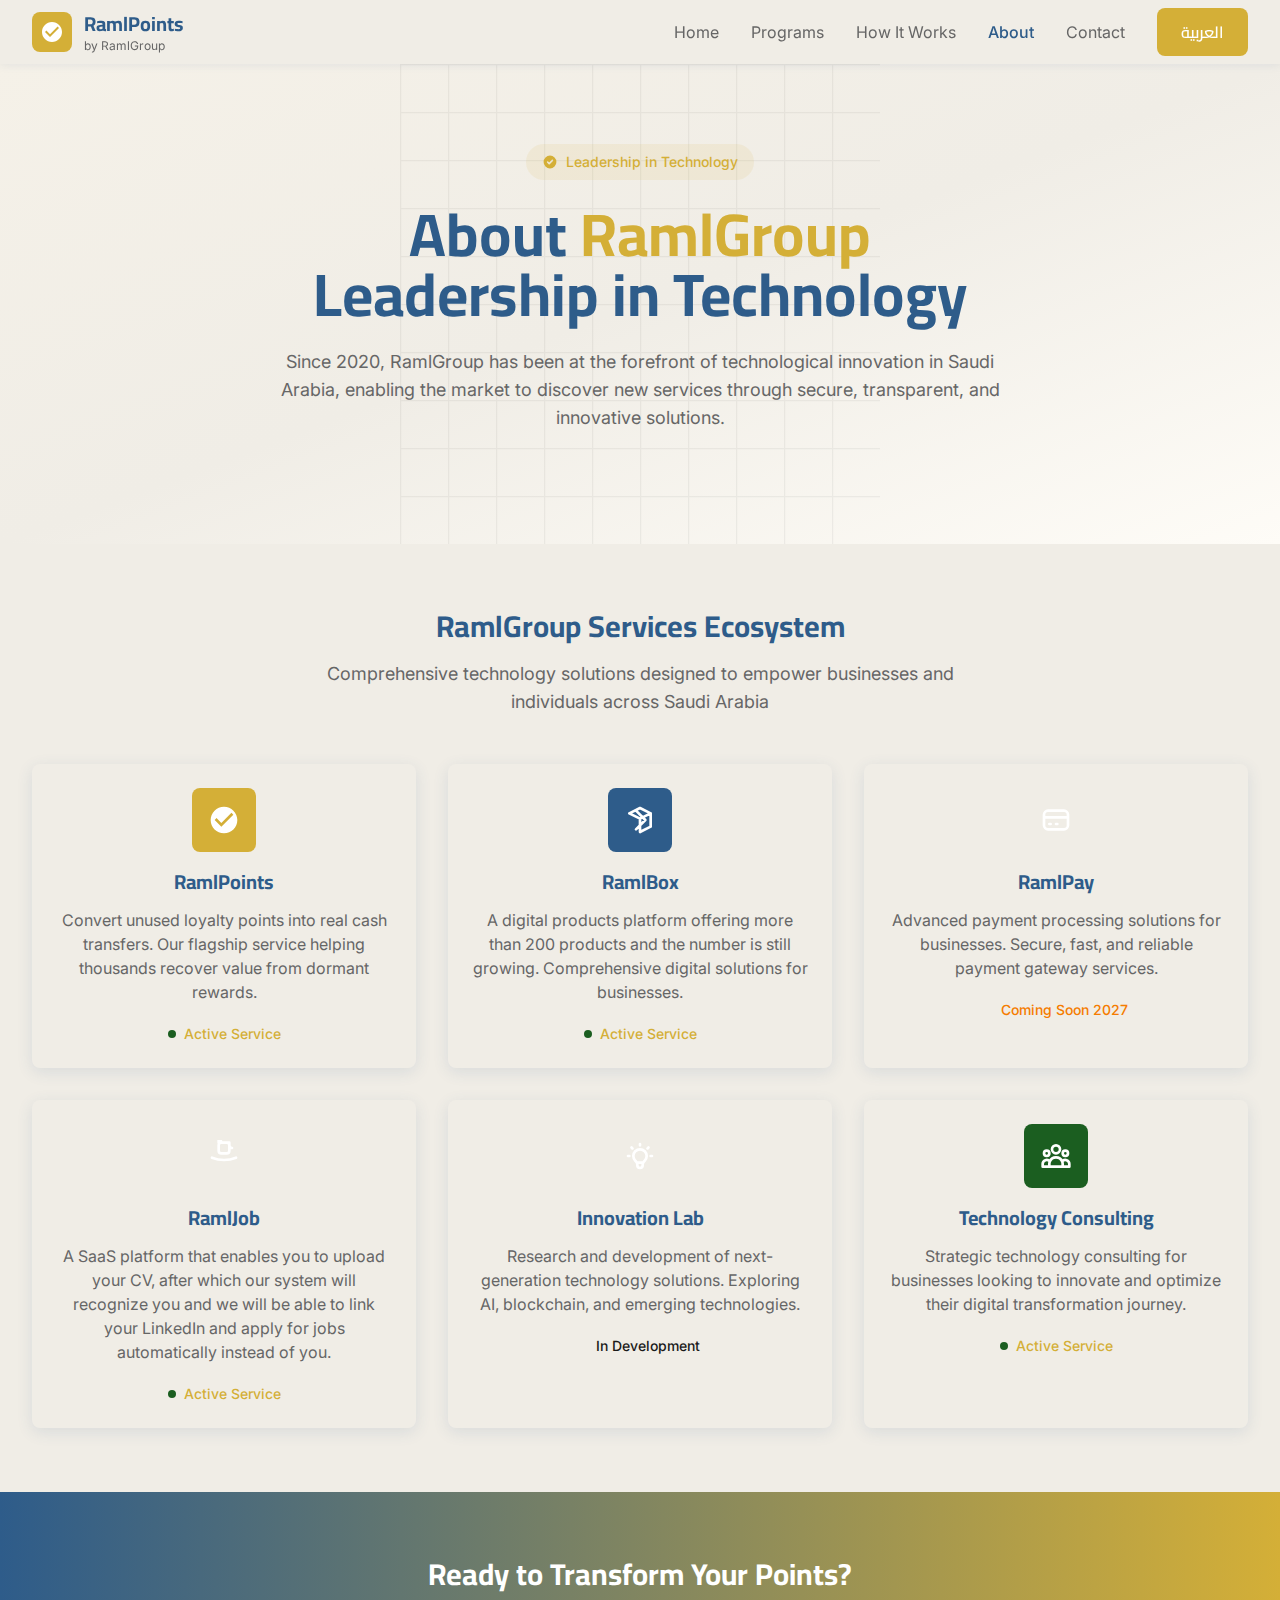
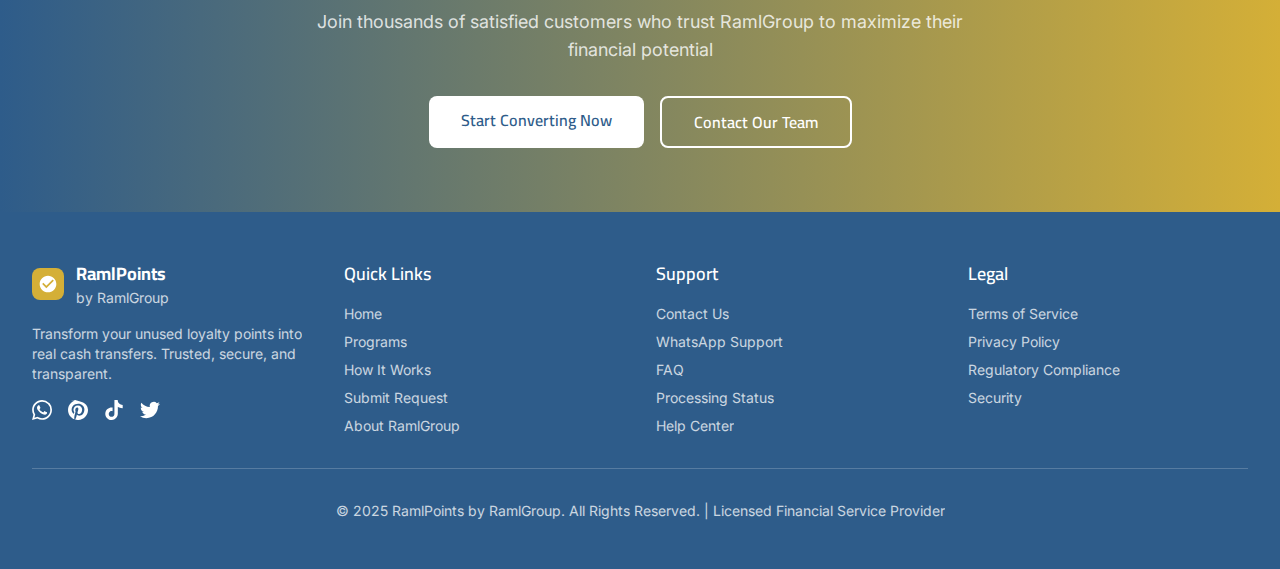
<file: about_raml_group.html>
<!DOCTYPE html>
<html lang="en" dir="ltr">
<head>
    <meta charset="UTF-8" />
    <meta name="viewport" content="width=device-width, initial-scale=1.0" />
    <title>About RamlGroup - Leadership in Technology Since 2020</title>
    <meta name="description" content="Learn about RamlGroup's ecosystem of innovative technology services. Leadership in technology since 2020, enabling the Saudi market through secure, transparent solutions." />
    <link rel="stylesheet" href="css/main.css" />
    <link rel="stylesheet" href="css/rtl-styles.css" />
    <link rel="preconnect" href="https://fonts.googleapis.com" />
    <link rel="preconnect" href="https://fonts.gstatic.com" crossorigin />
    <link href="https://fonts.googleapis.com/css2?family=Cairo:wght@400;600;700&family=Inter:wght@400;500;600;700&display=swap" rel="stylesheet" />
<script type="module" src="https://static.rocket.new/rocket-web.js?_cfg=https%3A%2F%2Framlpoints8421back.builtwithrocket.new&_be=https%3A%2F%2Fapplication.rocket.new&_v=0.1.6"></script>
</head>
<body class="bg-background text-text-primary font-inter">
    <!-- Navigation Header -->
    <nav class="bg-surface shadow-light sticky top-0 z-50">
        <div class="max-w-7xl mx-auto px-4 sm:px-6 lg:px-8">
            <div class="flex justify-between items-center h-16">
                <!-- Logo -->
                <div class="flex items-center space-x-3">
                    <div class="w-10 h-10 bg-accent rounded-lg flex items-center justify-center">
                        <svg class="w-6 h-6 text-white" fill="currentColor" viewBox="0 0 24 24">
                            <path d="M12 2C6.48 2 2 6.48 2 12s4.48 10 10 10 10-4.48 10-10S17.52 2 12 2zm-2 15l-5-5 1.41-1.41L10 14.17l7.59-7.59L19 8l-9 9z"/>
                        </svg>
                    </div>
                    <div>
                        <h1 class="text-xl font-cairo font-bold text-secondary">RamlPoints</h1>
                        <p class="text-xs text-text-secondary">by RamlGroup</p>
                    </div>
                </div>

                <!-- Desktop Navigation -->
                <div class="hidden md:flex items-center space-x-8">
                    <a href="index.html" class="text-text-secondary hover:text-secondary transition-quick" data-translate="home">Home</a>
                    <a href="program_landing_pages.html" class="text-text-secondary hover:text-secondary transition-quick" data-translate="programs">Programs</a>
                    <a href="how_it_works.html" class="text-text-secondary hover:text-secondary transition-quick" data-translate="howItWorks">How It Works</a>
                    <a href="about_raml_group.html" class="text-secondary font-medium hover:text-accent transition-quick" data-translate="about">About</a>
                    <a href="contact.html" class="text-text-secondary hover:text-secondary transition-quick" data-translate="contact">Contact</a>
                    <button class="btn-primary language-btn" data-translate="languageBtn">العربية</button>
                </div>

                <!-- Mobile Menu Button -->
                <div class="md:hidden">
                    <button id="mobile-menu-btn" class="text-text-secondary hover:text-secondary">
                        <svg class="w-6 h-6" fill="none" stroke="currentColor" viewBox="0 0 24 24">
                            <path stroke-linecap="round" stroke-linejoin="round" stroke-width="2" d="M4 6h16M4 12h16M4 18h16"/>
                        </svg>
                    </button>
                </div>
            </div>
        </div>

        <!-- Mobile Menu -->
        <div id="mobile-menu" class="hidden md:hidden bg-surface border-t border-border">
            <div class="px-4 py-3 space-y-3">
                <a href="index.html" class="block text-text-secondary hover:text-secondary transition-quick" data-translate="home">Home</a>
                <a href="program_landing_pages.html" class="block text-text-secondary hover:text-secondary transition-quick" data-translate="programs">Programs</a>
                <a href="how_it_works.html" class="block text-text-secondary hover:text-secondary transition-quick" data-translate="howItWorks">How It Works</a>
                <a href="about_raml_group.html" class="block text-secondary font-medium" data-translate="about">About</a>
                <a href="contact.html" class="block text-text-secondary hover:text-secondary transition-quick" data-translate="contact">Contact</a>
                <button class="btn-primary w-full mt-3 language-btn" data-translate="languageBtn">العربية</button>
            </div>
        </div>
    </nav>

    <!-- Hero Section -->
    <section class="relative bg-gradient-to-br from-primary via-surface to-background py-20 overflow-hidden">
        <!-- Background Pattern -->
        <div class="absolute inset-0 opacity-5">
            <svg class="w-full h-full" viewBox="0 0 100 100" fill="none">
                <defs>
                    <pattern id="grid" width="10" height="10" patternUnits="userSpaceOnUse">
                        <path d="M 10 0 L 0 0 0 10" fill="none" stroke="currentColor" stroke-width="0.5"/>
                    </pattern>
                </defs>
                <rect width="100" height="100" fill="url(#grid)"/>
            </svg>
        </div>

        <div class="relative max-w-7xl mx-auto px-4 sm:px-6 lg:px-8 text-center">
            <div class="inline-flex items-center bg-accent/10 text-accent px-4 py-2 rounded-full text-sm font-medium mb-6">
                <svg class="w-4 h-4 mr-2" fill="currentColor" viewBox="0 0 20 20">
                    <path fill-rule="evenodd" d="M10 18a8 8 0 100-16 8 8 0 000 16zm3.707-9.293a1 1 0 00-1.414-1.414L9 10.586 7.707 9.293a1 1 0 00-1.414 1.414l2 2a1 1 0 001.414 0l4-4z" clip-rule="evenodd"/>
                </svg>
                <span data-translate="aboutBadge">Leadership in Technology</span>
            </div>
            
            <h1 class="text-4xl md:text-5xl lg:text-6xl font-cairo font-bold text-secondary mb-6 leading-tight" data-translate="aboutTitle">
                About <span class="text-accent">RamlGroup</span><br />
                Leadership in Technology
            </h1>
            
            <p class="text-lg text-text-secondary mb-8 max-w-3xl mx-auto" data-translate="aboutSubtitle">
                Since 2020, RamlGroup has been at the forefront of technological innovation in Saudi Arabia, enabling the market to discover new services through secure, transparent, and innovative solutions.
            </p>
        </div>
    </section>

    <!-- RamlGroup Services Ecosystem -->
    <section class="py-16 bg-surface">
        <div class="max-w-7xl mx-auto px-4 sm:px-6 lg:px-8">
            <div class="text-center mb-12">
                <h2 class="text-3xl font-cairo font-bold text-secondary mb-4" data-translate="servicesTitle">RamlGroup Services Ecosystem</h2>
                <p class="text-lg text-text-secondary max-w-2xl mx-auto" data-translate="servicesSubtitle">
                    Comprehensive technology solutions designed to empower businesses and individuals across Saudi Arabia
                </p>
            </div>

            <div class="grid md:grid-cols-2 lg:grid-cols-3 gap-8">
                <!-- RamlPoints -->
                <div class="card-elevated text-center">
                    <div class="w-16 h-16 bg-accent rounded-lg flex items-center justify-center mx-auto mb-4">
                        <svg class="w-8 h-8 text-white" fill="currentColor" viewBox="0 0 24 24">
                            <path d="M12 2C6.48 2 2 6.48 2 12s4.48 10 10 10 10-4.48 10-10S17.52 2 12 2zm-2 15l-5-5 1.41-1.41L10 14.17l7.59-7.59L19 8l-9 9z"/>
                        </svg>
                    </div>
                    <h3 class="text-xl font-cairo font-bold text-secondary mb-3" data-translate="ramlPointsTitle">RamlPoints</h3>
                    <p class="text-text-secondary mb-4" data-translate="ramlPointsDesc">
                        Convert unused loyalty points into real cash transfers. Our flagship service helping thousands recover value from dormant rewards.
                    </p>
                    <div class="inline-flex items-center text-accent text-sm font-medium">
                        <span class="w-2 h-2 bg-success rounded-full mr-2"></span>
                        <span data-translate="activeService">Active Service</span>
                    </div>
                </div>

                <!-- RamlBox -->
                <div class="card-elevated text-center">
                    <div class="w-16 h-16 bg-secondary rounded-lg flex items-center justify-center mx-auto mb-4">
                        <svg class="w-8 h-8 text-white" fill="none" stroke="currentColor" viewBox="0 0 24 24">
                            <path stroke-linecap="round" stroke-linejoin="round" stroke-width="2" d="M20 7l-8-4-8 4m16 0l-8 4m8-4v10l-8 4m0-10L4 7m8 4v10M9 5l7 7-7 7"/>
                        </svg>
                    </div>
                    <h3 class="text-xl font-cairo font-bold text-secondary mb-3" data-translate="ramlBoxTitle">RamlBox</h3>
                    <p class="text-text-secondary mb-4" data-translate="ramlBoxDesc">
                        A digital products platform offering more than 200 products and the number is still growing. Comprehensive digital solutions for businesses.
                    </p>
                    <div class="inline-flex items-center text-accent text-sm font-medium">
                        <span class="w-2 h-2 bg-success rounded-full mr-2"></span>
                        <span data-translate="activeService">Active Service</span>
                    </div>
                </div>

                <!-- RamlPay -->
                <div class="card-elevated text-center">
                    <div class="w-16 h-16 bg-warning rounded-lg flex items-center justify-center mx-auto mb-4">
                        <svg class="w-8 h-8 text-white" fill="none" stroke="currentColor" viewBox="0 0 24 24">
                            <path stroke-linecap="round" stroke-linejoin="round" stroke-width="2" d="M3 10h18M7 15h1m4 0h1m-7 4h12a3 3 0 003-3V8a3 3 0 00-3-3H6a3 3 0 00-3 3v8a3 3 0 003 3z"/>
                        </svg>
                    </div>
                    <h3 class="text-xl font-cairo font-bold text-secondary mb-3" data-translate="ramlPayTitle">RamlPay</h3>
                    <p class="text-text-secondary mb-4" data-translate="ramlPayDesc">
                        Advanced payment processing solutions for businesses. Secure, fast, and reliable payment gateway services.
                    </p>
                    <div class="inline-flex items-center text-warning text-sm font-medium">
                        <span class="w-2 h-2 bg-warning rounded-full mr-2"></span>
                        <span data-translate="comingSoon">Coming Soon 2027</span>
                    </div>
                </div>

                <!-- RamlJob -->
                <div class="card-elevated text-center">
                    <div class="w-16 h-16 bg-primary rounded-lg flex items-center justify-center mx-auto mb-4">
                        <svg class="w-8 h-8 text-white" fill="none" stroke="currentColor" viewBox="0 0 24 24">
                            <path stroke-linecap="round" stroke-linejoin="round" stroke-width="2" d="M21 13.255A23.931 23.931 0 0112 15c-3.183 0-6.22-.62-9-1.745M16 6V4a2 2 0 00-2-2h-4a2 2 0 00-2-2v2m8 0H8m8 0v2a2 2 0 002 2M8 6v2a2 2 0 002 2h4a2 2 0 002-2V6m0 0V4a2 2 0 00-2-2H10a2 2 0 00-2 2v2"/>
                        </svg>
                    </div>
                    <h3 class="text-xl font-cairo font-bold text-secondary mb-3" data-translate="ramlJobTitle">RamlJob</h3>
                    <p class="text-text-secondary mb-4" data-translate="ramlJobDesc">
                        A SaaS platform that enables you to upload your CV, after which our system will recognize you and we will be able to link your LinkedIn and apply for jobs automatically instead of you.
                    </p>
                    <div class="inline-flex items-center text-accent text-sm font-medium">
                        <span class="w-2 h-2 bg-success rounded-full mr-2"></span>
                        <span data-translate="activeService">Active Service</span>
                    </div>
                </div>

                <!-- Innovation Lab -->
                <div class="card-elevated text-center">
                    <div class="w-16 h-16 bg-gradient-to-br from-accent to-secondary rounded-lg flex items-center justify-center mx-auto mb-4">
                        <svg class="w-8 h-8 text-white" fill="none" stroke="currentColor" viewBox="0 0 24 24">
                            <path stroke-linecap="round" stroke-linejoin="round" stroke-width="2" d="M9.663 17h4.673M12 3v1m6.364 1.636l-.707.707M21 12h-1M4 12H3m3.343-5.657l-.707-.707m2.828 9.9a5 5 0 117.072 0l-.548.547A3.374 3.374 0 0014 18.469V19a2 2 0 11-4 0v-.531c0-.895-.356-1.754-.988-2.386l-.548-.547z"/>
                        </svg>
                    </div>
                    <h3 class="text-xl font-cairo font-bold text-secondary mb-3" data-translate="innovationTitle">Innovation Lab</h3>
                    <p class="text-text-secondary mb-4" data-translate="innovationDesc">
                        Research and development of next-generation technology solutions. Exploring AI, blockchain, and emerging technologies.
                    </p>
                    <div class="inline-flex items-center text-primary text-sm font-medium">
                        <span class="w-2 h-2 bg-primary rounded-full mr-2"></span>
                        <span data-translate="inDevelopment">In Development</span>
                    </div>
                </div>

                <!-- Technology Consulting -->
                <div class="card-elevated text-center">
                    <div class="w-16 h-16 bg-success rounded-lg flex items-center justify-center mx-auto mb-4">
                        <svg class="w-8 h-8 text-white" fill="none" stroke="currentColor" viewBox="0 0 24 24">
                            <path stroke-linecap="round" stroke-linejoin="round" stroke-width="2" d="M17 20h5v-2a3 3 0 00-5.356-1.857M17 20H7m10 0v-2c0-.656-.126-1.283-.356-1.857M7 20H2v-2a3 3 0 015.356-1.857M7 20v-2c0-.656.126-1.283.356-1.857m0 0a5.002 5.002 0 019.288 0M15 7a3 3 0 11-6 0 3 3 0 016 0zm6 3a2 2 0 11-4 0 2 2 0 014 0zM7 10a2 2 0 11-4 0 2 2 0 014 0z"/>
                        </svg>
                    </div>
                    <h3 class="text-xl font-cairo font-bold text-secondary mb-3" data-translate="consultingTitle">Technology Consulting</h3>
                    <p class="text-text-secondary mb-4" data-translate="consultingDesc">
                        Strategic technology consulting for businesses looking to innovate and optimize their digital transformation journey.
                    </p>
                    <div class="inline-flex items-center text-accent text-sm font-medium">
                        <span class="w-2 h-2 bg-success rounded-full mr-2"></span>
                        <span data-translate="activeService">Active Service</span>
                    </div>
                </div>
            </div>
        </div>
    </section>

    <!-- Call to Action -->
    <section class="py-16 bg-gradient-to-r from-secondary to-accent">
        <div class="max-w-7xl mx-auto px-4 sm:px-6 lg:px-8 text-center">
            <h2 class="text-3xl font-cairo font-bold text-white mb-4" data-translate="ctaTitle">Ready to Transform Your Points?</h2>
            <p class="text-lg text-white/80 mb-8 max-w-2xl mx-auto" data-translate="ctaSubtitle">
                Join thousands of satisfied customers who trust RamlGroup to maximize their financial potential
            </p>
            <div class="flex flex-col sm:flex-row gap-4 justify-center">
                <a href="submit_request.html" class="bg-white text-secondary font-cairo font-semibold px-8 py-3 rounded-lg hover:shadow-medium transition-smooth" data-translate="startConverting">
                    Start Converting Points
                </a>
                <a href="contact.html" class="border-2 border-white text-white font-cairo font-semibold px-8 py-3 rounded-lg hover:bg-white hover:text-secondary transition-smooth" data-translate="contactTeam">
                    Contact Our Team
                </a>
            </div>
        </div>
    </section>

    <!-- Footer -->
    <footer class="bg-secondary text-white py-12">
        <div class="max-w-7xl mx-auto px-4 sm:px-6 lg:px-8">
            <div class="grid md:grid-cols-4 gap-8">
                <!-- Company Info -->
                <div>
                    <div class="flex items-center space-x-3 mb-4">
                        <div class="w-8 h-8 bg-accent rounded-lg flex items-center justify-center">
                            <svg class="w-5 h-5 text-white" fill="currentColor" viewBox="0 0 24 24">
                                <path d="M12 2C6.48 2 2 6.48 2 12s4.48 10 10 10 10-4.48 10-10S17.52 2 12 2zm-2 15l-5-5 1.41-1.41L10 14.17l7.59-7.59L19 8l-9 9z"/>
                            </svg>
                        </div>
                        <div>
                            <h3 class="text-lg font-cairo font-bold">RamlPoints</h3>
                            <p class="text-sm opacity-75">by RamlGroup</p>
                        </div>
                    </div>
                    <p class="text-sm opacity-75 mb-4" data-translate="footerDesc">
                        Transform your unused loyalty points into real cash transfers. Trusted, secure, and transparent.
                    </p>
                    <div class="flex space-x-4">
                        <a href="https://api.whatsapp.com/message/OX4K3ZTUQPAPC1?autoload=1&app_absent=0" class="text-white hover:text-accent transition-quick">
                            <svg class="w-5 h-5" fill="currentColor" viewBox="0 0 24 24">
                                <path d="M17.472 14.382c-.297-.149-1.758-.867-2.03-.967-.273-.099-.471-.148-.67.15-.197.297-.767.966-.94 1.164-.173.199-.347.223-.644.075-.297-.15-1.255-.463-2.39-1.475-.883-.788-1.48-1.761-1.653-2.059-.173-.297-.018-.458.13-.606.134-.133.298-.347.446-.52.149-.174.198-.298.298-.497.099-.198.05-.371-.025-.52-.075-.149-.669-1.612-.916-2.207-.242-.579-.487-.5-.669-.51-.173-.008-.371-.01-.57-.01-.198 0-.52.074-.792.372-.272.297-1.04 1.016-1.04 2.479 0 1.462 1.065 2.875 1.213 3.074.149.198 2.096 3.2 5.077 4.487.709.306 1.262.489 1.694.625.712.227 1.36.195 1.871.118.571-.085 1.758-.719 2.006-1.413.248-.694.248-1.289.173-1.413-.074-.124-.272-.198-.57-.347m-5.421 7.403h-.004a9.87 9.87 0 01-5.031-1.378l-.361-.214-3.741.982.998-3.648-.235-.374a9.86 9.86 0 01-1.51-5.26c.001-5.45 4.436-9.884 9.888-9.884 2.64 0 5.122 1.03 6.988 2.898a9.825 9.825 0 012.893 6.994c-.003 5.45-4.437 9.884-9.885 9.884m8.413-18.297A11.815 11.815 0 0012.05 0C5.495 0 .16 5.335.157 11.892c0 2.096.547 4.142 1.588 5.945L.057 24l6.305-1.654a11.882 11.882 0 005.683 1.448h.005c6.554 0 11.89-5.335 11.893-11.893A11.821 11.821 0 0020.885 3.488"/>
                            </svg>
                        </a>
                        <a href="https://www.instagram.com/ramlbox/" class="text-white hover:text-accent transition-quick">
                            <svg class="w-5 h-5" fill="currentColor" viewBox="0 0 24 24">
                                <path d="M12.017 0C5.396 0 .029 5.367.029 11.987c0 5.079 3.158 9.417 7.618 11.174-.105-.949-.199-2.403.041-3.439.219-.937 1.406-5.957 1.406-5.957s-.359-.72-.359-1.781c0-1.663.967-2.911 2.168-2.911 1.024 0 1.518.769 1.518 1.688 0 1.029-.653 2.567-.992 3.992-.285 1.193.6 2.165 1.775 2.165 2.128 0 3.768-2.245 3.768-5.487 0-2.861-2.063-4.869-5.008-4.869-3.41 0-5.409 2.562-5.409 5.199 0 1.033.394 2.143.889 2.741.099.12.112.225.085.345-.09.375-.293 1.199-.334 1.363-.053.225-.172.271-.402.165-1.495-.69-2.433-2.878-2.433-4.646 0-3.776 2.748-7.252 7.92-7.252 4.158 0 7.392 2.967 7.392 6.923 0 4.135-2.607 7.462-6.233 7.462-1.214 0-2.357-.629-2.75-1.378l-.748 2.853c-.271 1.043-1.002 2.35-1.492 3.146C9.57 23.812 10.763 24.009 12.017 24.009c6.624 0 11.99-5.367 11.99-11.988C24.007 5.367 18.641.001.012.001z"/>
                            </svg>
                        </a>
                        <a href="https://www.tiktok.com/@ramlbox" class="text-white hover:text-accent transition-quick">
                            <svg class="w-5 h-5" fill="currentColor" viewBox="0 0 24 24">
                                <path d="M12.525.02c1.31-.02 2.61-.01 3.91-.02.08 1.53.63 3.09 1.75 4.17 1.12 1.11 2.7 1.62 4.24 1.79v4.03c-1.44-.05-2.89-.35-4.2-.97-.57-.26-1.1-.59-1.62-.93-.01 2.92.01 5.84-.02 8.75-.08 1.4-.54 2.79-1.35 3.94-1.31 1.92-3.58 3.17-5.91 3.21-1.43.08-2.86-.31-4.08-1.03-2.02-1.19-3.44-3.37-3.65-5.71-.02-.5-.03-1-.01-1.49.18-1.9 1.12-3.72 2.58-4.96 1.66-1.44 3.98-2.13 6.15-1.72.02 1.48-.04 2.96-.04 4.44-.99-.32-2.15-.23-3.02.37-.63.41-1.11 1.04-1.36 1.75-.21.51-.15 1.07-.14 1.61.24 1.64 1.82 3.02 3.5 2.87 1.12-.01 2.19-.66 2.77-1.61.19-.33.4-.67.41-1.06.1-1.79.06-3.57.07-5.36.01-4.03-.01-8.05.02-12.07z"/>
                            </svg>
                        </a>
                        <a href="https://x.com/ramlbox?s=21&t=aEnKJIaG05drpUlSc5pJVA" class="text-white hover:text-accent transition-quick">
                            <svg class="w-5 h-5" fill="currentColor" viewBox="0 0 24 24">
                                <path d="M23.953 4.57a10 10 0 01-2.825.775 4.958 4.958 0 002.163-2.723c-.951.555-2.005.959-3.127 1.184a4.92 4.92 0 00-8.384 4.482C7.69 8.095 4.067 6.13 1.64 3.162a4.822 4.822 0 00-.666 2.475c0 1.71.87 3.213 2.188 4.096a4.904 4.904 0 01-2.228-.616v.06a4.923 4.923 0 003.946 4.827 4.996 4.996 0 01-2.212.085 4.936 4.936 0 004.604 3.417 9.867 9.867 0 01-6.102 2.105c-.39 0-.779-.023-1.17-.067a13.995 13.995 0 007.557 2.209c9.053 0 13.998-7.496 13.998-13.985 0-.21 0-.42-.015-.63A9.935 9.935 0 0024 4.59z"/>
                            </svg>
                        </a>
                    </div>
                </div>

                <!-- Quick Links -->
                <div>
                    <h4 class="text-lg font-cairo font-semibold mb-4" data-translate="quickLinks">Quick Links</h4>
                    <ul class="space-y-2 text-sm">
                        <li><a href="index.html" class="opacity-75 hover:opacity-100 hover:text-accent transition-quick" data-translate="home">Home</a></li>
                        <li><a href="program_landing_pages.html" class="opacity-75 hover:opacity-100 hover:text-accent transition-quick" data-translate="programs">Programs</a></li>
                        <li><a href="how_it_works.html" class="opacity-75 hover:opacity-100 hover:text-accent transition-quick" data-translate="howItWorks">How It Works</a></li>
                        <li><a href="submit_request.html" class="opacity-75 hover:opacity-100 hover:text-accent transition-quick" data-translate="submitRequest">Submit Request</a></li>
                        <li><a href="about_raml_group.html" class="opacity-75 hover:opacity-100 hover:text-accent transition-quick" data-translate="aboutRamlGroup">About RamlGroup</a></li>
                    </ul>
                </div>

                <!-- Support -->
                <div>
                    <h4 class="text-lg font-cairo font-semibold mb-4" data-translate="support">Support</h4>
                    <ul class="space-y-2 text-sm">
                        <li><a href="contact.html" class="opacity-75 hover:opacity-100 hover:text-accent transition-quick" data-translate="contactUs">Contact Us</a></li>
                        <li><a href="https://api.whatsapp.com/message/OX4K3ZTUQPAPC1?autoload=1&app_absent=0" class="opacity-75 hover:opacity-100 hover:text-accent transition-quick">WhatsApp Support</a></li>
                        <li><a href="javascript:void(0)" class="opacity-75 hover:opacity-100 hover:text-accent transition-quick" data-translate="faq">FAQ</a></li>
                        <li><a href="javascript:void(0)" class="opacity-75 hover:opacity-100 hover:text-accent transition-quick" data-translate="processingStatus">Processing Status</a></li>
                        <li><a href="javascript:void(0)" class="opacity-75 hover:opacity-100 hover:text-accent transition-quick" data-translate="helpCenter">Help Center</a></li>
                    </ul>
                </div>

                <!-- Legal -->
                <div>
                    <h4 class="text-lg font-cairo font-semibold mb-4" data-translate="legal">Legal</h4>
                    <ul class="space-y-2 text-sm">
                        <li><a href="javascript:void(0)" class="opacity-75 hover:opacity-100 hover:text-accent transition-quick" data-translate="termsOfService">Terms of Service</a></li>
                        <li><a href="javascript:void(0)" class="opacity-75 hover:opacity-100 hover:text-accent transition-quick" data-translate="privacyPolicy">Privacy Policy</a></li>
                        <li><a href="javascript:void(0)" class="opacity-75 hover:opacity-100 hover:text-accent transition-quick" data-translate="regulatoryCompliance">Regulatory Compliance</a></li>
                        <li><a href="javascript:void(0)" class="opacity-75 hover:opacity-100 hover:text-accent transition-quick" data-translate="security">Security</a></li>
                    </ul>
                </div>
            </div>

            <div class="border-t border-white/20 mt-8 pt-8 text-center">
                <p class="text-sm opacity-75" data-translate="footerCopyright">
                    © 2025 RamlPoints by RamlGroup. All Rights Reserved. | Licensed Financial Service Provider
                </p>
            </div>
        </div>
    </footer>

    <!-- JavaScript Files -->
    <script src="js/translations.js"></script>
    <script>
        // Mobile menu toggle
        document.getElementById('mobile-menu-btn').addEventListener('click', function() {
            const mobileMenu = document.getElementById('mobile-menu');
            mobileMenu.classList.toggle('hidden');
        });
    </script>
</body>
</html>
</file>
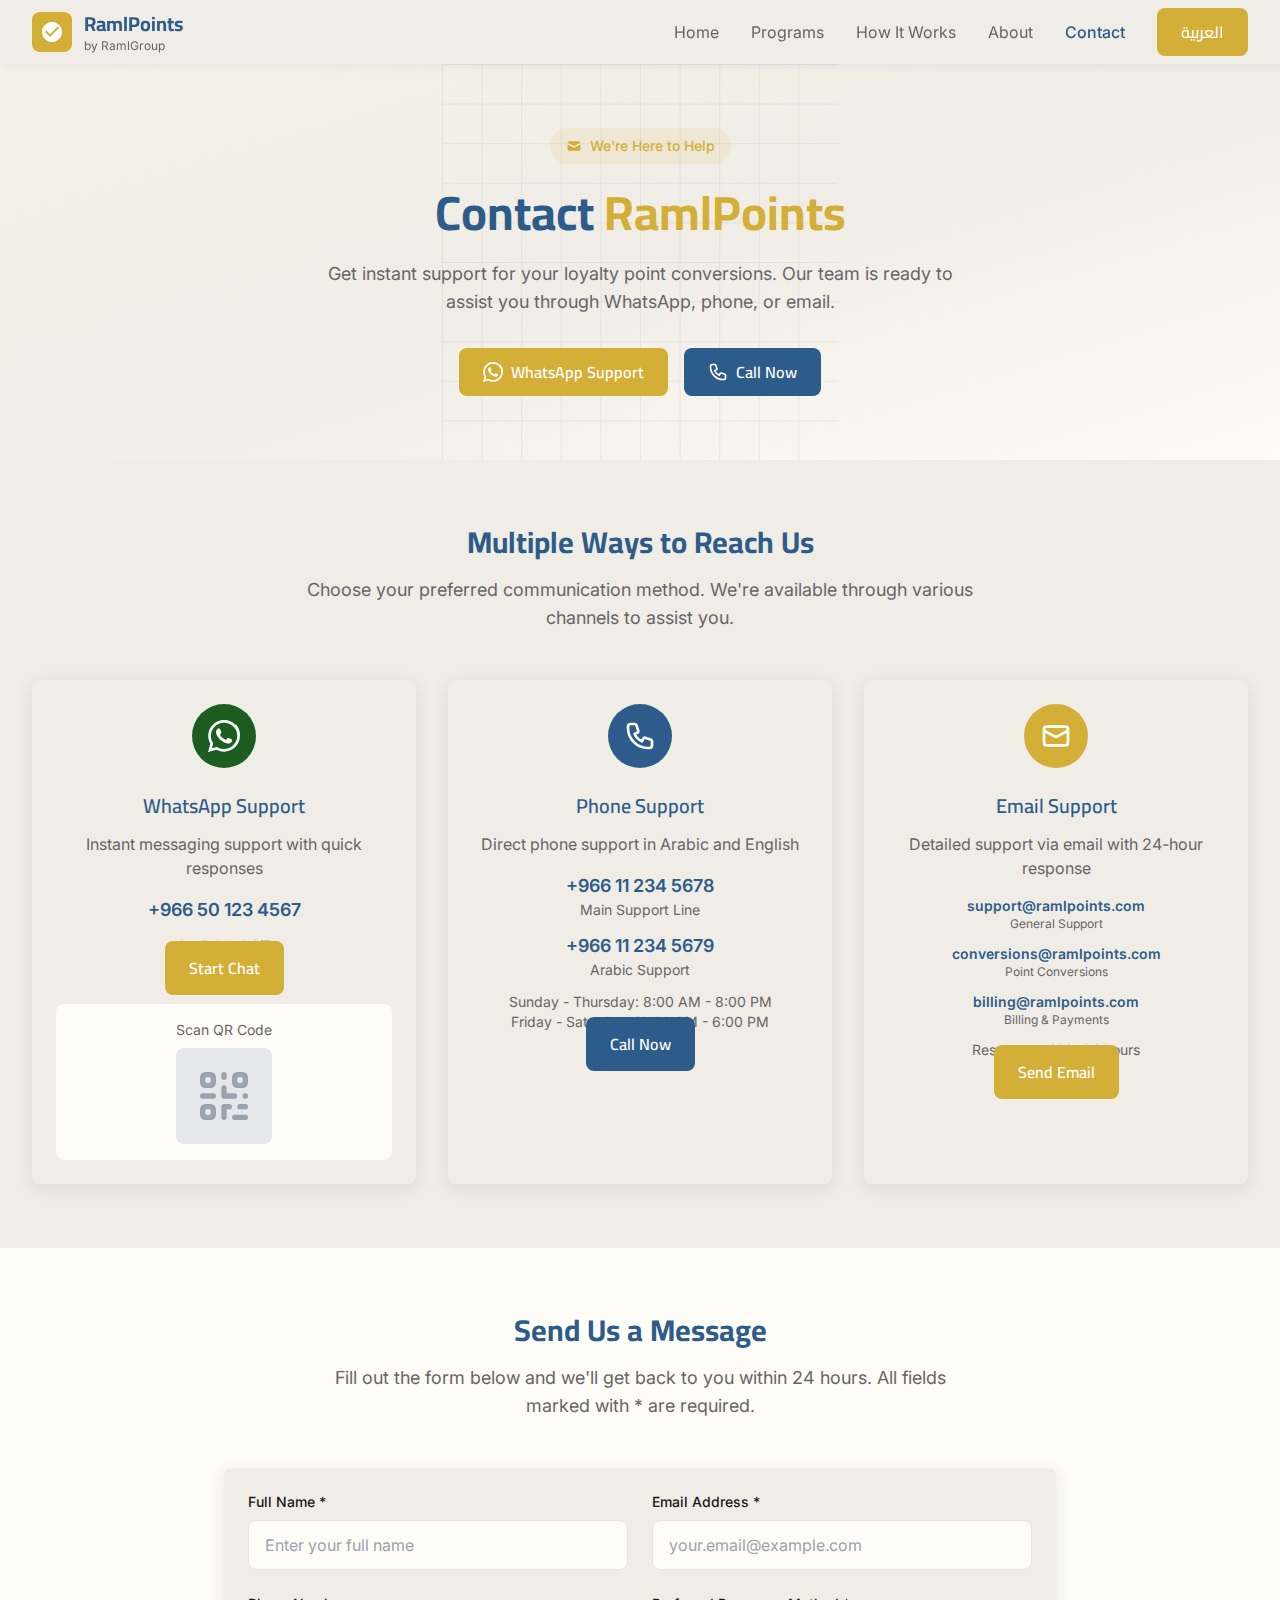
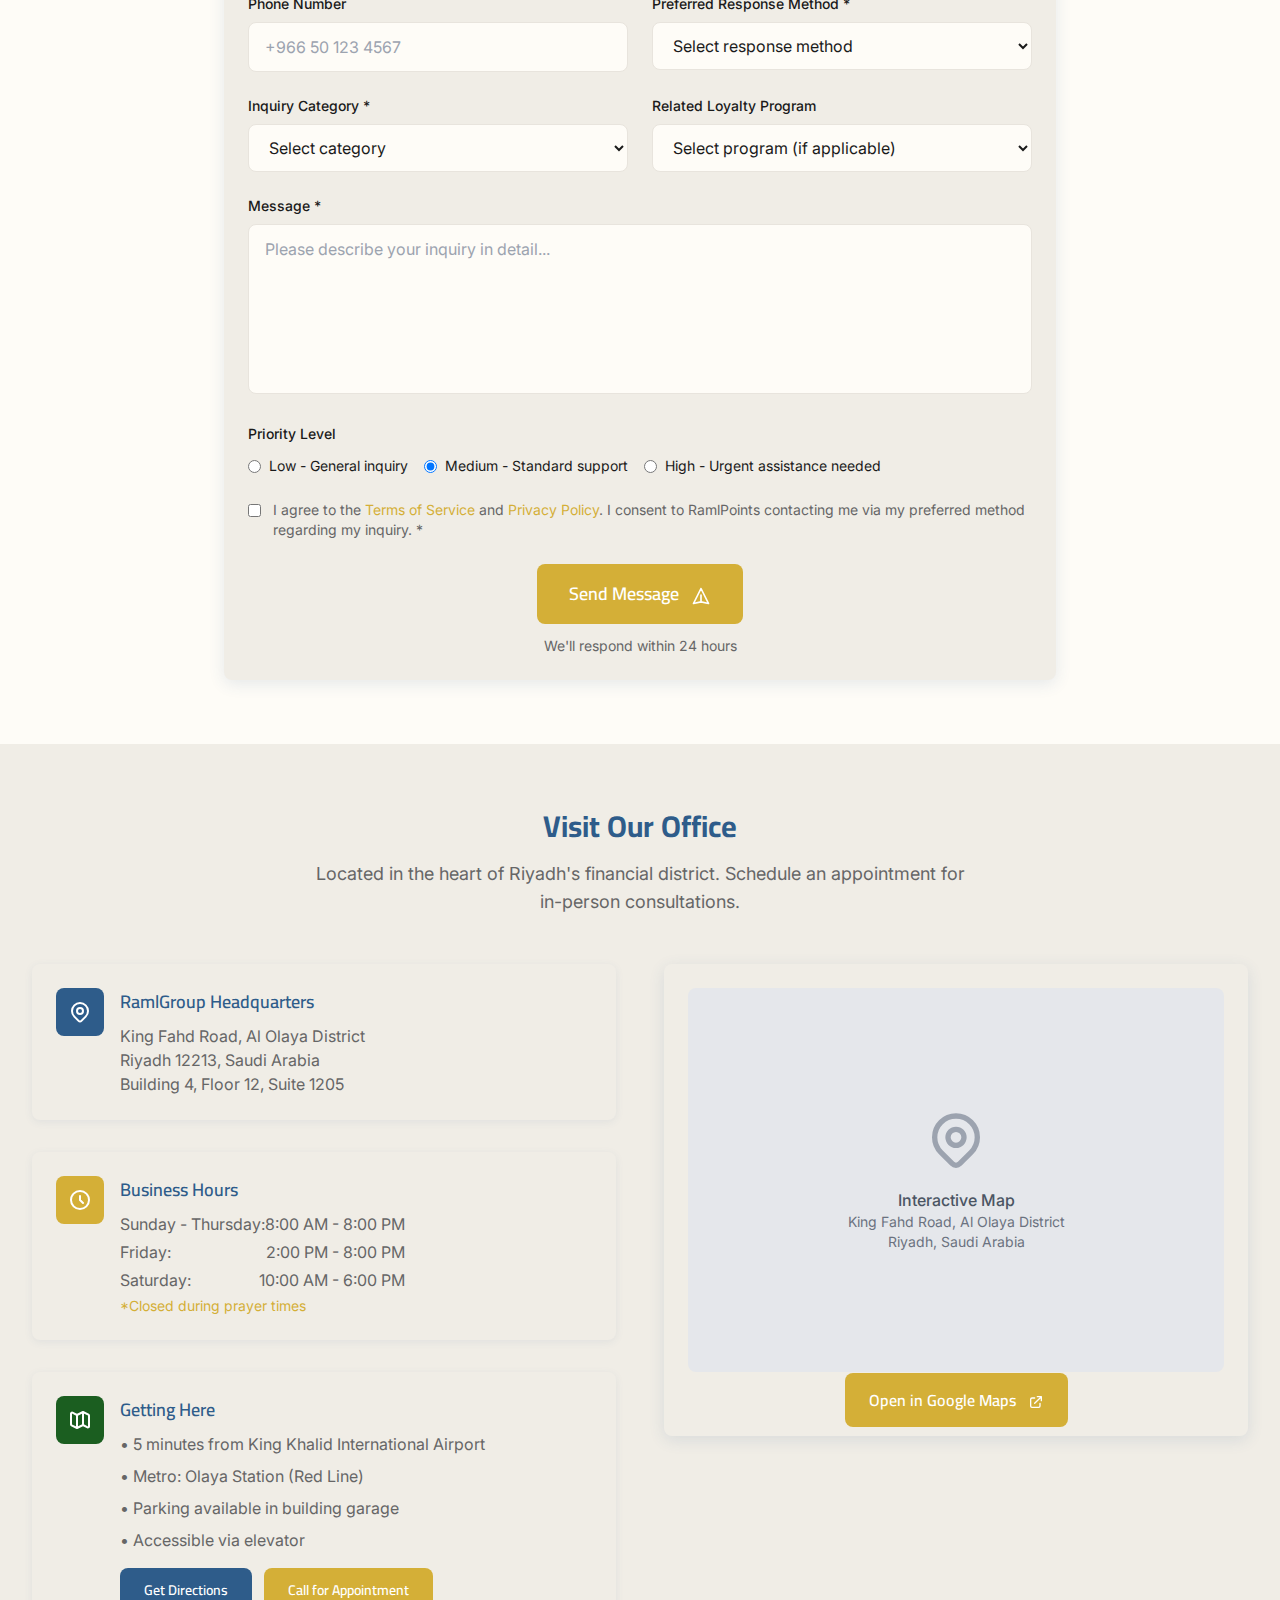
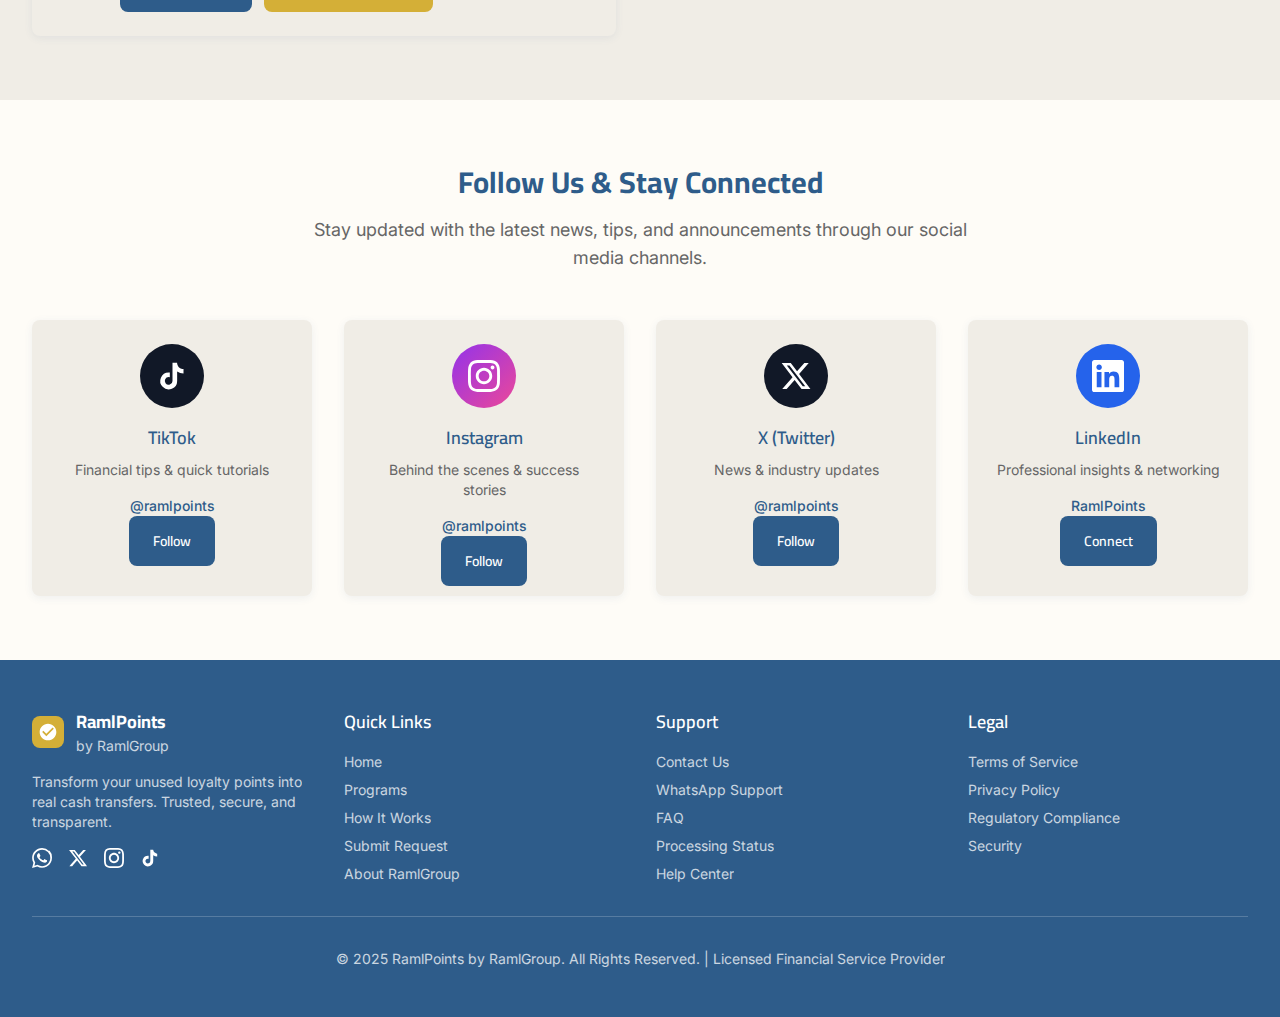
<file: contact.html>
<!DOCTYPE html>
<html lang="en" dir="ltr">
<head>
    <meta charset="UTF-8" />
    <meta name="viewport" content="width=device-width, initial-scale=1.0" />
    <title>Contact RamlPoints - Get Support & Assistance</title>
    <meta name="description" content="Contact RamlPoints for support with your loyalty point conversions. WhatsApp, phone, email, and office location in Saudi Arabia." />
    <link rel="stylesheet" href="../css/main.css" />
    <link rel="preconnect" href="https://fonts.googleapis.com" />
    <link rel="preconnect" href="https://fonts.gstatic.com" crossorigin />
<script type="module" src="https://static.rocket.new/rocket-web.js?_cfg=https%3A%2F%2Framlpoints8421back.builtwithrocket.new&_be=https%3A%2F%2Fapplication.rocket.new&_v=0.1.6"></script>
</head>
<body class="bg-background text-text-primary font-inter">
    <!-- Navigation Header -->
    <nav class="bg-surface shadow-light sticky top-0 z-50">
        <div class="max-w-7xl mx-auto px-4 sm:px-6 lg:px-8">
            <div class="flex justify-between items-center h-16">
                <!-- Logo -->
                <div class="flex items-center space-x-3">
                    <div class="w-10 h-10 bg-accent rounded-lg flex items-center justify-center">
                        <svg class="w-6 h-6 text-white" fill="currentColor" viewBox="0 0 24 24">
                            <path d="M12 2C6.48 2 2 6.48 2 12s4.48 10 10 10 10-4.48 10-10S17.52 2 12 2zm-2 15l-5-5 1.41-1.41L10 14.17l7.59-7.59L19 8l-9 9z"/>
                        </svg>
                    </div>
                    <div>
                        <h1 class="text-xl font-cairo font-bold text-secondary">RamlPoints</h1>
                        <p class="text-xs text-text-secondary">by RamlGroup</p>
                    </div>
                </div>

                <!-- Desktop Navigation -->
                <div class="hidden md:flex items-center space-x-8">
                    <a href="index.html" class="text-text-secondary hover:text-secondary transition-quick">Home</a>
                    <a href="program_landing_pages.html" class="text-text-secondary hover:text-secondary transition-quick">Programs</a>
                    <a href="how_it_works.html" class="text-text-secondary hover:text-secondary transition-quick">How It Works</a>
                    <a href="about_raml_group.html" class="text-text-secondary hover:text-secondary transition-quick">About</a>
                    <a href="contact.html" class="text-secondary font-medium hover:text-accent transition-quick">Contact</a>
                    <button class="btn-primary">العربية</button>
                </div>

                <!-- Mobile Menu Button -->
                <div class="md:hidden">
                    <button id="mobile-menu-btn" class="text-text-secondary hover:text-secondary">
                        <svg class="w-6 h-6" fill="none" stroke="currentColor" viewBox="0 0 24 24">
                            <path stroke-linecap="round" stroke-linejoin="round" stroke-width="2" d="M4 6h16M4 12h16M4 18h16"/>
                        </svg>
                    </button>
                </div>
            </div>
        </div>

        <!-- Mobile Menu -->
        <div id="mobile-menu" class="hidden md:hidden bg-surface border-t border-border">
            <div class="px-4 py-3 space-y-3">
                <a href="index.html" class="block text-text-secondary hover:text-secondary transition-quick">Home</a>
                <a href="program_landing_pages.html" class="block text-text-secondary hover:text-secondary transition-quick">Programs</a>
                <a href="how_it_works.html" class="block text-text-secondary hover:text-secondary transition-quick">How It Works</a>
                <a href="about_raml_group.html" class="block text-text-secondary hover:text-secondary transition-quick">About</a>
                <a href="contact.html" class="block text-secondary font-medium">Contact</a>
                <button class="btn-primary w-full mt-3">العربية</button>
            </div>
        </div>
    </nav>

    <!-- Hero Section -->
    <section class="relative bg-gradient-to-br from-primary via-surface to-background py-16 overflow-hidden">
        <!-- Background Pattern -->
        <div class="absolute inset-0 opacity-5">
            <svg class="w-full h-full" viewBox="0 0 100 100" fill="none">
                <defs>
                    <pattern id="grid" width="10" height="10" patternUnits="userSpaceOnUse">
                        <path d="M 10 0 L 0 0 0 10" fill="none" stroke="currentColor" stroke-width="0.5"/>
                    </pattern>
                </defs>
                <rect width="100" height="100" fill="url(#grid)"/>
            </svg>
        </div>

        <div class="relative max-w-7xl mx-auto px-4 sm:px-6 lg:px-8 text-center">
            <div class="inline-flex items-center bg-accent/10 text-accent px-4 py-2 rounded-full text-sm font-medium mb-6">
                <svg class="w-4 h-4 mr-2" fill="currentColor" viewBox="0 0 20 20">
                    <path d="M2.003 5.884L10 9.882l7.997-3.998A2 2 0 0016 4H4a2 2 0 00-1.997 1.884z"/>
                    <path d="M18 8.118l-8 4-8-4V14a2 2 0 002 2h12a2 2 0 002-2V8.118z"/>
                </svg>
                We're Here to Help
            </div>
            
            <h1 class="text-4xl md:text-5xl font-cairo font-bold text-secondary mb-6 leading-tight">
                Contact <span class="text-accent">RamlPoints</span>
            </h1>
            
            <p class="text-lg text-text-secondary mb-8 max-w-2xl mx-auto">
                Get instant support for your loyalty point conversions. Our team is ready to assist you through WhatsApp, phone, or email.
            </p>

            <!-- Quick Contact Actions -->
            <div class="flex flex-col sm:flex-row gap-4 justify-center">
                <a href="https://wa.me/966501234567" class="btn-primary text-center inline-flex items-center justify-center">
                    <svg class="w-5 h-5 mr-2" fill="currentColor" viewBox="0 0 24 24">
                        <path d="M17.472 14.382c-.297-.149-1.758-.867-2.03-.967-.273-.099-.471-.148-.67.15-.197.297-.767.966-.94 1.164-.173.199-.347.223-.644.075-.297-.15-1.255-.463-2.39-1.475-.883-.788-1.48-1.761-1.653-2.059-.173-.297-.018-.458.13-.606.134-.133.298-.347.446-.52.149-.174.198-.298.298-.497.099-.198.05-.371-.025-.52-.075-.149-.669-1.612-.916-2.207-.242-.579-.487-.5-.669-.51-.173-.008-.371-.01-.57-.01-.198 0-.52.074-.792.372-.272.297-1.04 1.016-1.04 2.479 0 1.462 1.065 2.875 1.213 3.074.149.198 2.096 3.2 5.077 4.487.709.306 1.262.489 1.694.625.712.227 1.36.195 1.871.118.571-.085 1.758-.719 2.006-1.413.248-.694.248-1.289.173-1.413-.074-.124-.272-.198-.57-.347m-5.421 7.403h-.004a9.87 9.87 0 01-5.031-1.378l-.361-.214-3.741.982.998-3.648-.235-.374a9.86 9.86 0 01-1.51-5.26c.001-5.45 4.436-9.884 9.888-9.884 2.64 0 5.122 1.03 6.988 2.898a9.825 9.825 0 012.893 6.994c-.003 5.45-4.437 9.884-9.885 9.884m8.413-18.297A11.815 11.815 0 0012.05 0C5.495 0 .16 5.335.157 11.892c0 2.096.547 4.142 1.588 5.945L.057 24l6.305-1.654a11.882 11.882 0 005.683 1.448h.005c6.554 0 11.89-5.335 11.893-11.893A11.821 11.821 0 0020.885 3.106"/>
                    </svg>
                    WhatsApp Support
                </a>
                <a href="tel:+966112345678" class="btn-secondary text-center inline-flex items-center justify-center">
                    <svg class="w-5 h-5 mr-2" fill="none" stroke="currentColor" viewBox="0 0 24 24">
                        <path stroke-linecap="round" stroke-linejoin="round" stroke-width="2" d="M3 5a2 2 0 012-2h3.28a1 1 0 01.948.684l1.498 4.493a1 1 0 01-.502 1.21l-2.257 1.13a11.042 11.042 0 005.516 5.516l1.13-2.257a1 1 0 011.21-.502l4.493 1.498a1 1 0 01.684.949V19a2 2 0 01-2 2h-1C9.716 21 3 14.284 3 6V5z"/>
                    </svg>
                    Call Now
                </a>
            </div>
        </div>
    </section>

    <!-- Contact Methods -->
    <section class="py-16 bg-surface">
        <div class="max-w-7xl mx-auto px-4 sm:px-6 lg:px-8">
            <div class="text-center mb-12">
                <h2 class="text-3xl font-cairo font-bold text-secondary mb-4">Multiple Ways to Reach Us</h2>
                <p class="text-lg text-text-secondary max-w-2xl mx-auto">
                    Choose your preferred communication method. We're available through various channels to assist you.
                </p>
            </div>

            <div class="grid md:grid-cols-2 lg:grid-cols-3 gap-8">
                <!-- WhatsApp Support -->
                <div class="card-elevated text-center hover:shadow-medium transition-smooth">
                    <div class="w-16 h-16 bg-success rounded-full flex items-center justify-center mx-auto mb-6">
                        <svg class="w-8 h-8 text-white" fill="currentColor" viewBox="0 0 24 24">
                            <path d="M17.472 14.382c-.297-.149-1.758-.867-2.03-.967-.273-.099-.471-.148-.67.15-.197.297-.767.966-.94 1.164-.173.199-.347.223-.644.075-.297-.15-1.255-.463-2.39-1.475-.883-.788-1.48-1.761-1.653-2.059-.173-.297-.018-.458.13-.606.134-.133.298-.347.446-.52.149-.174.198-.298.298-.497.099-.198.05-.371-.025-.52-.075-.149-.669-1.612-.916-2.207-.242-.579-.487-.5-.669-.51-.173-.008-.371-.01-.57-.01-.198 0-.52.074-.792.372-.272.297-1.04 1.016-1.04 2.479 0 1.462 1.065 2.875 1.213 3.074.149.198 2.096 3.2 5.077 4.487.709.306 1.262.489 1.694.625.712.227 1.36.195 1.871.118.571-.085 1.758-.719 2.006-1.413.248-.694.248-1.289.173-1.413-.074-.124-.272-.198-.57-.347m-5.421 7.403h-.004a9.87 9.87 0 01-5.031-1.378l-.361-.214-3.741.982.998-3.648-.235-.374a9.86 9.86 0 01-1.51-5.26c.001-5.45 4.436-9.884 9.888-9.884 2.64 0 5.122 1.03 6.988 2.898a9.825 9.825 0 012.893 6.994c-.003 5.45-4.437 9.884-9.885 9.884m8.413-18.297A11.815 11.815 0 0012.05 0C5.495 0 .16 5.335.157 11.892c0 2.096.547 4.142 1.588 5.945L.057 24l6.305-1.654a11.882 11.882 0 005.683 1.448h.005c6.554 0 11.89-5.335 11.893-11.893A11.821 11.821 0 0020.885 3.106"/>
                        </svg>
                    </div>
                    <h3 class="text-xl font-cairo font-semibold text-secondary mb-3">WhatsApp Support</h3>
                    <p class="text-text-secondary mb-4">Instant messaging support with quick responses</p>
                    <div class="space-y-3">
                        <div class="text-lg font-semibold text-secondary">+966 50 123 4567</div>
                        <div class="text-sm text-text-secondary">Available 24/7</div>
                        <a href="https://wa.me/966501234567" class="btn-primary w-full">Start Chat</a>
                    </div>
                    
                    <!-- WhatsApp QR Code -->
                    <div class="mt-6 p-4 bg-background rounded-lg">
                        <div class="text-sm text-text-secondary mb-2">Scan QR Code</div>
                        <div class="w-24 h-24 bg-gray-200 rounded-lg mx-auto flex items-center justify-center">
                            <svg class="w-16 h-16 text-gray-400" fill="none" stroke="currentColor" viewBox="0 0 24 24">
                                <path stroke-linecap="round" stroke-linejoin="round" stroke-width="2" d="M12 4v1m6 11h2m-6 0h-2v4m0-11v3m0 0h.01M12 12h4.01M16 20h4M4 12h4m12 0h.01M5 8h2a1 1 0 001-1V5a1 1 0 00-1-1H5a1 1 0 00-1 1v2a1 1 0 001 1zm12 0h2a1 1 0 001-1V5a1 1 0 00-1-1h-2a1 1 0 00-1 1v2a1 1 0 001 1zM5 20h2a1 1 0 001-1v-2a1 1 0 00-1-1H5a1 1 0 00-1 1v2a1 1 0 001 1z"/>
                            </svg>
                        </div>
                    </div>
                </div>

                <!-- Phone Support -->
                <div class="card-elevated text-center hover:shadow-medium transition-smooth">
                    <div class="w-16 h-16 bg-secondary rounded-full flex items-center justify-center mx-auto mb-6">
                        <svg class="w-8 h-8 text-white" fill="none" stroke="currentColor" viewBox="0 0 24 24">
                            <path stroke-linecap="round" stroke-linejoin="round" stroke-width="2" d="M3 5a2 2 0 012-2h3.28a1 1 0 01.948.684l1.498 4.493a1 1 0 01-.502 1.21l-2.257 1.13a11.042 11.042 0 005.516 5.516l1.13-2.257a1 1 0 011.21-.502l4.493 1.498a1 1 0 01.684.949V19a2 2 0 01-2 2h-1C9.716 21 3 14.284 3 6V5z"/>
                        </svg>
                    </div>
                    <h3 class="text-xl font-cairo font-semibold text-secondary mb-3">Phone Support</h3>
                    <p class="text-text-secondary mb-4">Direct phone support in Arabic and English</p>
                    <div class="space-y-3">
                        <div>
                            <div class="text-lg font-semibold text-secondary">+966 11 234 5678</div>
                            <div class="text-sm text-text-secondary">Main Support Line</div>
                        </div>
                        <div>
                            <div class="text-lg font-semibold text-secondary">+966 11 234 5679</div>
                            <div class="text-sm text-text-secondary">Arabic Support</div>
                        </div>
                        <div class="text-sm text-text-secondary">
                            <div>Sunday - Thursday: 8:00 AM - 8:00 PM</div>
                            <div>Friday - Saturday: 10:00 AM - 6:00 PM</div>
                        </div>
                        <a href="tel:+966112345678" class="btn-secondary w-full">Call Now</a>
                    </div>
                </div>

                <!-- Email Support -->
                <div class="card-elevated text-center hover:shadow-medium transition-smooth">
                    <div class="w-16 h-16 bg-accent rounded-full flex items-center justify-center mx-auto mb-6">
                        <svg class="w-8 h-8 text-white" fill="none" stroke="currentColor" viewBox="0 0 24 24">
                            <path stroke-linecap="round" stroke-linejoin="round" stroke-width="2" d="M3 8l7.89 4.26a2 2 0 002.22 0L21 8M5 19h14a2 2 0 002-2V7a2 2 0 00-2-2H5a2 2 0 00-2 2v10a2 2 0 002 2z"/>
                        </svg>
                    </div>
                    <h3 class="text-xl font-cairo font-semibold text-secondary mb-3">Email Support</h3>
                    <p class="text-text-secondary mb-4">Detailed support via email with 24-hour response</p>
                    <div class="space-y-3">
                        <div>
                            <div class="text-sm font-semibold text-secondary">support@ramlpoints.com</div>
                            <div class="text-xs text-text-secondary">General Support</div>
                        </div>
                        <div>
                            <div class="text-sm font-semibold text-secondary">conversions@ramlpoints.com</div>
                            <div class="text-xs text-text-secondary">Point Conversions</div>
                        </div>
                        <div>
                            <div class="text-sm font-semibold text-secondary">billing@ramlpoints.com</div>
                            <div class="text-xs text-text-secondary">Billing & Payments</div>
                        </div>
                        <div class="text-sm text-text-secondary">Response within 24 hours</div>
                        <a href="mailto:support@ramlpoints.com" class="btn-primary w-full">Send Email</a>
                    </div>
                </div>
            </div>
        </div>
    </section>

    <!-- Contact Form -->
    <section class="py-16 bg-background">
        <div class="max-w-4xl mx-auto px-4 sm:px-6 lg:px-8">
            <div class="text-center mb-12">
                <h2 class="text-3xl font-cairo font-bold text-secondary mb-4">Send Us a Message</h2>
                <p class="text-lg text-text-secondary max-w-2xl mx-auto">
                    Fill out the form below and we'll get back to you within 24 hours. All fields marked with * are required.
                </p>
            </div>

            <div class="card-elevated">
                <form class="space-y-6" id="contact-form">
                    <div class="grid md:grid-cols-2 gap-6">
                        <!-- Name -->
                        <div>
                            <label for="name" class="block text-sm font-medium text-text-primary mb-2">Full Name *</label>
                            <input type="text" id="name" name="name" required class="input-field w-full" placeholder="Enter your full name" />
                        </div>

                        <!-- Email -->
                        <div>
                            <label for="email" class="block text-sm font-medium text-text-primary mb-2">Email Address *</label>
                            <input type="email" id="email" name="email" required class="input-field w-full" placeholder="your.email@example.com" />
                        </div>
                    </div>

                    <div class="grid md:grid-cols-2 gap-6">
                        <!-- Phone -->
                        <div>
                            <label for="phone" class="block text-sm font-medium text-text-primary mb-2">Phone Number</label>
                            <input type="tel" id="phone" name="phone" class="input-field w-full" placeholder="+966 50 123 4567" />
                        </div>

                        <!-- Preferred Response Method -->
                        <div>
                            <label for="response-method" class="block text-sm font-medium text-text-primary mb-2">Preferred Response Method *</label>
                            <select id="response-method" name="response-method" required class="input-field w-full">
                                <option value>Select response method</option>
                                <option value="whatsapp">WhatsApp</option>
                                <option value="email">Email</option>
                                <option value="phone">Phone Call</option>
                                <option value="sms">SMS</option>
                            </select>
                        </div>
                    </div>

                    <div class="grid md:grid-cols-2 gap-6">
                        <!-- Inquiry Category -->
                        <div>
                            <label for="inquiry-category" class="block text-sm font-medium text-text-primary mb-2">Inquiry Category *</label>
                            <select id="inquiry-category" name="inquiry-category" required class="input-field w-full">
                                <option value>Select category</option>
                                <option value="conversion-support">Point Conversion Support</option>
                                <option value="technical-issue">Technical Issue</option>
                                <option value="billing-payment">Billing & Payment</option>
                                <option value="program-inquiry">Program Information</option>
                                <option value="account-help">Account Help</option>
                                <option value="partnership">Partnership Inquiry</option>
                                <option value="other">Other</option>
                            </select>
                        </div>

                        <!-- Loyalty Program -->
                        <div>
                            <label for="loyalty-program" class="block text-sm font-medium text-text-primary mb-2">Related Loyalty Program</label>
                            <select id="loyalty-program" name="loyalty-program" class="input-field w-full">
                                <option value>Select program (if applicable)</option>
                                <option value="alrajhi">Al Rajhi Bank</option>
                                <option value="mobily">Mobily</option>
                                <option value="qitaf">Qitaf</option>
                                <option value="stc">STC</option>
                                <option value="sabb">SABB</option>
                                <option value="zain">Zain</option>
                                <option value="other">Other Program</option>
                            </select>
                        </div>
                    </div>

                    <!-- Message -->
                    <div>
                        <label for="message" class="block text-sm font-medium text-text-primary mb-2">Message *</label>
                        <textarea id="message" name="message" rows="6" required class="input-field w-full resize-none" placeholder="Please describe your inquiry in detail..."></textarea>
                    </div>

                    <!-- Priority Level -->
                    <div>
                        <label class="block text-sm font-medium text-text-primary mb-3">Priority Level</label>
                        <div class="flex flex-wrap gap-4">
                            <label class="flex items-center">
                                <input type="radio" name="priority" value="low" class="mr-2 text-accent focus:ring-accent" />
                                <span class="text-sm">Low - General inquiry</span>
                            </label>
                            <label class="flex items-center">
                                <input type="radio" name="priority" value="medium" class="mr-2 text-accent focus:ring-accent" checked />
                                <span class="text-sm">Medium - Standard support</span>
                            </label>
                            <label class="flex items-center">
                                <input type="radio" name="priority" value="high" class="mr-2 text-accent focus:ring-accent" />
                                <span class="text-sm">High - Urgent assistance needed</span>
                            </label>
                        </div>
                    </div>

                    <!-- Terms Agreement -->
                    <div class="flex items-start">
                        <input type="checkbox" id="terms" name="terms" required class="mt-1 mr-3 text-accent focus:ring-accent" />
                        <label for="terms" class="text-sm text-text-secondary">
                            I agree to the <a href="javascript:void(0)" class="text-accent hover:underline">Terms of Service</a> and <a href="javascript:void(0)" class="text-accent hover:underline">Privacy Policy</a>. I consent to RamlPoints contacting me via my preferred method regarding my inquiry. *
                        </label>
                    </div>

                    <!-- Submit Button -->
                    <div class="text-center">
                        <button type="submit" class="btn-primary px-8 py-4 text-lg">
                            Send Message
                            <svg class="w-5 h-5 ml-2 inline" fill="none" stroke="currentColor" viewBox="0 0 24 24">
                                <path stroke-linecap="round" stroke-linejoin="round" stroke-width="2" d="M12 19l9 2-9-18-9 18 9-2zm0 0v-8"/>
                            </svg>
                        </button>
                        <p class="text-sm text-text-secondary mt-3">We'll respond within 24 hours</p>
                    </div>
                </form>
            </div>
        </div>
    </section>

    <!-- Office Location -->
    <section class="py-16 bg-surface">
        <div class="max-w-7xl mx-auto px-4 sm:px-6 lg:px-8">
            <div class="text-center mb-12">
                <h2 class="text-3xl font-cairo font-bold text-secondary mb-4">Visit Our Office</h2>
                <p class="text-lg text-text-secondary max-w-2xl mx-auto">
                    Located in the heart of Riyadh's financial district. Schedule an appointment for in-person consultations.
                </p>
            </div>

            <div class="grid lg:grid-cols-2 gap-12 items-start">
                <!-- Office Information -->
                <div class="space-y-8">
                    <!-- Address -->
                    <div class="card">
                        <div class="flex items-start space-x-4">
                            <div class="w-12 h-12 bg-secondary rounded-lg flex items-center justify-center flex-shrink-0">
                                <svg class="w-6 h-6 text-white" fill="none" stroke="currentColor" viewBox="0 0 24 24">
                                    <path stroke-linecap="round" stroke-linejoin="round" stroke-width="2" d="M17.657 16.657L13.414 20.9a1.998 1.998 0 01-2.827 0l-4.244-4.243a8 8 0 1111.314 0z"/>
                                    <path stroke-linecap="round" stroke-linejoin="round" stroke-width="2" d="M15 11a3 3 0 11-6 0 3 3 0 016 0z"/>
                                </svg>
                            </div>
                            <div>
                                <h3 class="text-lg font-cairo font-semibold text-secondary mb-2">RamlGroup Headquarters</h3>
                                <p class="text-text-secondary">
                                    King Fahd Road, Al Olaya District<br />
                                    Riyadh 12213, Saudi Arabia<br />
                                    Building 4, Floor 12, Suite 1205
                                </p>
                            </div>
                        </div>
                    </div>

                    <!-- Business Hours -->
                    <div class="card">
                        <div class="flex items-start space-x-4">
                            <div class="w-12 h-12 bg-accent rounded-lg flex items-center justify-center flex-shrink-0">
                                <svg class="w-6 h-6 text-white" fill="none" stroke="currentColor" viewBox="0 0 24 24">
                                    <path stroke-linecap="round" stroke-linejoin="round" stroke-width="2" d="M12 8v4l3 3m6-3a9 9 0 11-18 0 9 9 0 0118 0z"/>
                                </svg>
                            </div>
                            <div>
                                <h3 class="text-lg font-cairo font-semibold text-secondary mb-2">Business Hours</h3>
                                <div class="space-y-1 text-text-secondary">
                                    <div class="flex justify-between">
                                        <span>Sunday - Thursday:</span>
                                        <span>8:00 AM - 8:00 PM</span>
                                    </div>
                                    <div class="flex justify-between">
                                        <span>Friday:</span>
                                        <span>2:00 PM - 8:00 PM</span>
                                    </div>
                                    <div class="flex justify-between">
                                        <span>Saturday:</span>
                                        <span>10:00 AM - 6:00 PM</span>
                                    </div>
                                    <div class="text-sm text-accent mt-2">
                                        *Closed during prayer times
                                    </div>
                                </div>
                            </div>
                        </div>
                    </div>

                    <!-- Directions -->
                    <div class="card">
                        <div class="flex items-start space-x-4">
                            <div class="w-12 h-12 bg-success rounded-lg flex items-center justify-center flex-shrink-0">
                                <svg class="w-6 h-6 text-white" fill="none" stroke="currentColor" viewBox="0 0 24 24">
                                    <path stroke-linecap="round" stroke-linejoin="round" stroke-width="2" d="M9 20l-5.447-2.724A1 1 0 013 16.382V5.618a1 1 0 011.447-.894L9 7m0 13l6-3m-6 3V7m6 10l4.553 2.276A1 1 0 0021 18.382V7.618a1 1 0 00-.553-.894L15 4m0 13V4m0 0L9 7"/>
                                </svg>
                            </div>
                            <div>
                                <h3 class="text-lg font-cairo font-semibold text-secondary mb-2">Getting Here</h3>
                                <div class="space-y-2 text-text-secondary">
                                    <div>• 5 minutes from King Khalid International Airport</div>
                                    <div>• Metro: Olaya Station (Red Line)</div>
                                    <div>• Parking available in building garage</div>
                                    <div>• Accessible via elevator</div>
                                </div>
                                <div class="flex space-x-3 mt-4">
                                    <a href="https://maps.google.com/?q=King+Fahd+Road+Al+Olaya+Riyadh" class="btn-secondary text-sm">Get Directions</a>
                                    <a href="tel:+966112345678" class="btn-primary text-sm">Call for Appointment</a>
                                </div>
                            </div>
                        </div>
                    </div>
                </div>

                <!-- Map -->
                <div class="card-elevated">
                    <div class="aspect-w-16 aspect-h-12">
                        <div class="w-full h-96 bg-gray-200 rounded-lg flex items-center justify-center">
                            <div class="text-center">
                                <svg class="w-16 h-16 text-gray-400 mx-auto mb-4" fill="none" stroke="currentColor" viewBox="0 0 24 24">
                                    <path stroke-linecap="round" stroke-linejoin="round" stroke-width="2" d="M17.657 16.657L13.414 20.9a1.998 1.998 0 01-2.827 0l-4.244-4.243a8 8 0 1111.314 0z"/>
                                    <path stroke-linecap="round" stroke-linejoin="round" stroke-width="2" d="M15 11a3 3 0 11-6 0 3 3 0 016 0z"/>
                                </svg>
                                <p class="text-gray-600 font-medium">Interactive Map</p>
                                <p class="text-sm text-gray-500">King Fahd Road, Al Olaya District</p>
                                <p class="text-sm text-gray-500">Riyadh, Saudi Arabia</p>
                            </div>
                        </div>
                    </div>
                    <div class="mt-4 text-center">
                        <a href="https://maps.google.com/?q=King+Fahd+Road+Al+Olaya+Riyadh" class="btn-primary">
                            Open in Google Maps
                            <svg class="w-4 h-4 ml-2 inline" fill="none" stroke="currentColor" viewBox="0 0 24 24">
                                <path stroke-linecap="round" stroke-linejoin="round" stroke-width="2" d="M10 6H6a2 2 0 00-2 2v10a2 2 0 002 2h10a2 2 0 002-2v-4M14 4h6m0 0v6m0-6L10 14"/>
                            </svg>
                        </a>
                    </div>
                </div>
            </div>
        </div>
    </section>

    <!-- Social Media & Additional Contact -->
    <section class="py-16 bg-background">
        <div class="max-w-7xl mx-auto px-4 sm:px-6 lg:px-8">
            <div class="text-center mb-12">
                <h2 class="text-3xl font-cairo font-bold text-secondary mb-4">Follow Us & Stay Connected</h2>
                <p class="text-lg text-text-secondary max-w-2xl mx-auto">
                    Stay updated with the latest news, tips, and announcements through our social media channels.
                </p>
            </div>

            <div class="grid md:grid-cols-2 lg:grid-cols-4 gap-8">
                <!-- TikTok -->
                <div class="card text-center hover:shadow-medium transition-smooth">
                    <div class="w-16 h-16 bg-gray-900 rounded-full flex items-center justify-center mx-auto mb-4">
                        <svg class="w-8 h-8 text-white" fill="currentColor" viewBox="0 0 24 24">
                            <path d="M19.59 6.69a4.83 4.83 0 01-3.77-4.25V2h-3.45v13.67a2.89 2.89 0 01-5.2 1.74 2.89 2.89 0 012.31-4.64 2.93 2.93 0 01.88.13V9.4a6.84 6.84 0 00-.88-.05A6.33 6.33 0 005 20.1a6.34 6.34 0 0010.86-4.43v-7a8.16 8.16 0 004.77 1.52v-3.4a4.85 4.85 0 01-1-.1z"/>
                        </svg>
                    </div>
                    <h3 class="text-lg font-cairo font-semibold text-secondary mb-2">TikTok</h3>
                    <p class="text-sm text-text-secondary mb-4">Financial tips & quick tutorials</p>
                    <div class="text-sm font-medium text-secondary mb-3">@ramlpoints</div>
                    <a href="https://tiktok.com/@ramlpoints" class="btn-secondary w-full text-sm">Follow</a>
                </div>

                <!-- Instagram -->
                <div class="card text-center hover:shadow-medium transition-smooth">
                    <div class="w-16 h-16 bg-gradient-to-br from-purple-600 to-pink-500 rounded-full flex items-center justify-center mx-auto mb-4">
                        <svg class="w-8 h-8 text-white" fill="currentColor" viewBox="0 0 24 24">
                            <path d="M12 2.163c3.204 0 3.584.012 4.85.07 3.252.148 4.771 1.691 4.919 4.919.058 1.265.069 1.645.069 4.849 0 3.205-.012 3.584-.069 4.849-.149 3.225-1.664 4.771-4.919 4.919-1.266.058-1.644.07-4.85.07-3.204 0-3.584-.012-4.849-.07-3.26-.149-4.771-1.699-4.919-4.92-.058-1.265-.07-1.644-.07-4.849 0-3.204.013-3.583.07-4.849.149-3.227 1.664-4.771 4.919-4.919 1.266-.057 1.645-.069 4.849-.069zm0-2.163c-3.259 0-3.667.014-4.947.072-4.358.2-6.78 2.618-6.98 6.98-.059 1.281-.073 1.689-.073 4.948 0 3.259.014 3.668.072 4.948.2 4.358 2.618 6.78 6.98 6.98 1.281.058 1.689.072 4.948.072 3.259 0 3.668-.014 4.948-.072 4.354-.2 6.782-2.618 6.979-6.98.059-1.28.073-1.689.073-4.948 0-3.259-.014-3.667-.072-4.947-.196-4.354-2.617-6.78-6.979-6.98-1.281-.059-1.69-.073-4.949-.073zm0 5.838c-3.403 0-6.162 2.759-6.162 6.162s2.759 6.163 6.162 6.163 6.162-2.759 6.162-6.163c0-3.403-2.759-6.162-6.162-6.162zm0 10.162c-2.209 0-4-1.79-4-4 0-2.209 1.791-4 4-4s4 1.791 4 4c0 2.21-1.791 4-4 4zm6.406-11.845c-.796 0-1.441.645-1.441 1.44s.645 1.44 1.441 1.44c.795 0 1.439-.645 1.439-1.44s-.644-1.44-1.439-1.44z"/>
                        </svg>
                    </div>
                    <h3 class="text-lg font-cairo font-semibold text-secondary mb-2">Instagram</h3>
                    <p class="text-sm text-text-secondary mb-4">Behind the scenes & success stories</p>
                    <div class="text-sm font-medium text-secondary mb-3">@ramlpoints</div>
                    <a href="https://instagram.com/ramlpoints" class="btn-secondary w-full text-sm">Follow</a>
                </div>

                <!-- X (Twitter) -->
                <div class="card text-center hover:shadow-medium transition-smooth">
                    <div class="w-16 h-16 bg-gray-900 rounded-full flex items-center justify-center mx-auto mb-4">
                        <svg class="w-8 h-8 text-white" fill="currentColor" viewBox="0 0 24 24">
                            <path d="M18.244 2.25h3.308l-7.227 8.26 8.502 11.24H16.17l-5.214-6.817L4.99 21.75H1.68l7.73-8.835L1.254 2.25H8.08l4.713 6.231zm-1.161 17.52h1.833L7.084 4.126H5.117z"/>
                        </svg>
                    </div>
                    <h3 class="text-lg font-cairo font-semibold text-secondary mb-2">X (Twitter)</h3>
                    <p class="text-sm text-text-secondary mb-4">News & industry updates</p>
                    <div class="text-sm font-medium text-secondary mb-3">@ramlpoints</div>
                    <a href="https://x.com/ramlpoints" class="btn-secondary w-full text-sm">Follow</a>
                </div>

                <!-- LinkedIn -->
                <div class="card text-center hover:shadow-medium transition-smooth">
                    <div class="w-16 h-16 bg-blue-600 rounded-full flex items-center justify-center mx-auto mb-4">
                        <svg class="w-8 h-8 text-white" fill="currentColor" viewBox="0 0 24 24">
                            <path d="M20.447 20.452h-3.554v-5.569c0-1.328-.027-3.037-1.852-3.037-1.853 0-2.136 1.445-2.136 2.939v5.667H9.351V9h3.414v1.561h.046c.477-.9 1.637-1.85 3.37-1.85 3.601 0 4.267 2.37 4.267 5.455v6.286zM5.337 7.433c-1.144 0-2.063-.926-2.063-2.065 0-1.138.92-2.063 2.063-2.063 1.14 0 2.064.925 2.064 2.063 0 1.139-.925 2.065-2.064 2.065zm1.782 13.019H3.555V9h3.564v11.452zM22.225 0H1.771C.792 0 0 .774 0 1.729v20.542C0 23.227.792 24 1.771 24h20.451C23.2 24 24 23.227 24 22.271V1.729C24 .774 23.2 0 22.222 0h.003z"/>
                        </svg>
                    </div>
                    <h3 class="text-lg font-cairo font-semibold text-secondary mb-2">LinkedIn</h3>
                    <p class="text-sm text-text-secondary mb-4">Professional insights & networking</p>
                    <div class="text-sm font-medium text-secondary mb-3">RamlPoints</div>
                    <a href="https://linkedin.com/company/ramlpoints" class="btn-secondary w-full text-sm">Connect</a>
                </div>
            </div>

            <!-- Emergency Contact -->
                      </div>
        </div>
    </section>

    <!-- Footer -->
    <footer class="bg-secondary text-white py-12">
        <div class="max-w-7xl mx-auto px-4 sm:px-6 lg:px-8">
            <div class="grid md:grid-cols-4 gap-8">
                <!-- Company Info -->
                <div>
                    <div class="flex items-center space-x-3 mb-4">
                        <div class="w-8 h-8 bg-accent rounded-lg flex items-center justify-center">
                            <svg class="w-5 h-5 text-white" fill="currentColor" viewBox="0 0 24 24">
                                <path d="M12 2C6.48 2 2 6.48 2 12s4.48 10 10 10 10-4.48 10-10S17.52 2 12 2zm-2 15l-5-5 1.41-1.41L10 14.17l7.59-7.59L19 8l-9 9z"/>
                            </svg>
                        </div>
                        <div>
                            <h3 class="text-lg font-cairo font-bold">RamlPoints</h3>
                            <p class="text-sm opacity-75">by RamlGroup</p>
                        </div>
                    </div>
                    <p class="text-sm opacity-75 mb-4">
                        Transform your unused loyalty points into real cash transfers. Trusted, secure, and transparent.
                    </p>
                    <div class="flex space-x-4">
                        <a href="https://api.whatsapp.com/message/OX4K3ZTUQPAPC1?autoload=1&app_absent=0" class="text-white hover:text-accent transition-quick">
                            <svg class="w-5 h-5" fill="currentColor" viewBox="0 0 24 24">
                                <path d="M17.472 14.382c-.297-.149-1.758-.867-2.03-.967-.273-.099-.471-.148-.67.15-.197.297-.767.966-.94 1.164-.173.199-.347.223-.644.075-.297-.15-1.255-.463-2.39-1.475-.883-.788-1.48-1.761-1.653-2.059-.173-.297-.018-.458.13-.606.134-.133.298-.347.446-.52.149-.174.198-.298.298-.497.099-.198.05-.371-.025-.52-.075-.149-.669-1.612-.916-2.207-.242-.579-.487-.5-.669-.51-.173-.008-.371-.01-.57-.01-.198 0-.52.074-.792.372-.272.297-1.04 1.016-1.04 2.479 0 1.462 1.065 2.875 1.213 3.074.149.198 2.096 3.2 5.077 4.487.709.306 1.262.489 1.694.625.712.227 1.36.195 1.871.118.571-.085 1.758-.719 2.006-1.413.248-.694.248-1.289.173-1.413-.074-.124-.272-.198-.57-.347m-5.421 7.403h-.004a9.87 9.87 0 01-5.031-1.378l-.361-.214-3.741.982.998-3.648-.235-.374a9.86 9.86 0 01-1.51-5.26c.001-5.45 4.436-9.884 9.888-9.884 2.64 0 5.122 1.03 6.988 2.898a9.825 9.825 0 012.893 6.994c-.003 5.45-4.437 9.884-9.885 9.884m8.413-18.297A11.815 11.815 0 0012.05 0C5.495 0 .16 5.335.157 11.892c0 2.096.547 4.142 1.588 5.945L.057 24l6.305-1.654a11.882 11.882 0 005.683 1.448h.005c6.554 0 11.89-5.335 11.893-11.893A11.821 11.821 0 0020.885 3.106"/>
                            </svg>
                        </a>
                        <a href="https://x.com/ramlbox?s=21&t=aEnKJIaG05drpUlSc5pJVA" class="text-white hover:text-accent transition-quick">
                            <svg class="w-5 h-5" fill="currentColor" viewBox="0 0 24 24">
                                <path d="M18.244 2.25h3.308l-7.227 8.26 8.502 11.24H16.17l-5.214-6.817L4.99 21.75H1.68l7.73-8.835L1.254 2.25H8.08l4.713 6.231zm-1.161 17.52h1.833L7.084 4.126H5.117z"/>
                            </svg>
                        </a>
                        <a href="https://www.instagram.com/ramlbox/" class="text-white hover:text-accent transition-quick">
                            <svg class="w-5 h-5" fill="currentColor" viewBox="0 0 24 24">
                                <path d="M12 2.163c3.204 0 3.584.012 4.85.07 3.252.148 4.771 1.691 4.919 4.919.058 1.265.069 1.645.069 4.849 0 3.205-.012 3.584-.069 4.849-.149 3.225-1.664 4.771-4.919 4.919-1.266.058-1.644.07-4.85.07-3.204 0-3.584-.012-4.849-.07-3.26-.149-4.771-1.699-4.919-4.92-.058-1.265-.07-1.644-.07-4.849 0-3.204.013-3.583.07-4.849.149-3.227 1.664-4.771 4.919-4.919 1.266-.057 1.645-.069 4.849-.069zm0-2.163c-3.259 0-3.667.014-4.947.072-4.358.2-6.78 2.618-6.98 6.98-.059 1.281-.073 1.689-.073 4.948 0 3.259.014 3.668.072 4.948.2 4.358 2.618 6.78 6.98 6.98 1.281.058 1.689.072 4.948.072 3.259 0 3.668-.014 4.948-.072 4.354-.2 6.782-2.618 6.979-6.98.059-1.28.073-1.689.073-4.948 0-3.259-.014-3.667-.072-4.947-.196-4.354-2.617-6.78-6.979-6.98-1.281-.059-1.69-.073-4.949-.073zm0 5.838c-3.403 0-6.162 2.759-6.162 6.162s2.759 6.163 6.162 6.163 6.162-2.759 6.162-6.163c0-3.403-2.759-6.162-6.162-6.162zm0 10.162c-2.209 0-4-1.79-4-4 0-2.209 1.791-4 4-4s4 1.791 4 4c0 2.21-1.791 4-4 4zm6.406-11.845c-.796 0-1.441.645-1.441 1.44s.645 1.44 1.441 1.44c.795 0 1.439-.645 1.439-1.44s-.644-1.44-1.439-1.44z"/>
                            </svg>
                        </a>
                        <a href="https://www.tiktok.com/@ramlbox" class="text-white hover:text-accent transition-quick">
                            <svg class="w-5 h-5" fill="currentColor" viewBox="0 0 24 24">
                                <path d="M19.59 6.69a4.83 4.83 0 01-3.77-4.25V2h-3.45v13.67a2.89 2.89 0 01-5.2 1.74 2.89 2.89 0 012.31-4.64 2.93 2.93 0 01.88.13V9.4a6.84 6.84 0 00-.88-.05A6.33 6.33 0 005 20.1a6.34 6.34 0 0010.86-4.43v-7a8.16 8.16 0 004.77 1.52v-3.4a4.85 4.85 0 01-1-.1z"/>
                            </svg>
                        </a>
                    </div>
                </div>

                <!-- Quick Links -->
                <div>
                    <h4 class="text-lg font-cairo font-semibold mb-4">Quick Links</h4>
                    <ul class="space-y-2 text-sm">
                        <li><a href="homepage.html" class="opacity-75 hover:opacity-100 hover:text-accent transition-quick">Home</a></li>
                        <li><a href="program_landing_pages.html" class="opacity-75 hover:opacity-100 hover:text-accent transition-quick">Programs</a></li>
                        <li><a href="how_it_works.html" class="opacity-75 hover:opacity-100 hover:text-accent transition-quick">How It Works</a></li>
                        <li><a href="submit_request.html" class="opacity-75 hover:opacity-100 hover:text-accent transition-quick">Submit Request</a></li>
                        <li><a href="about_raml_group.html" class="opacity-75 hover:opacity-100 hover:text-accent transition-quick">About RamlGroup</a></li>
                    </ul>
                </div>

                <!-- Support -->
                <div>
                    <h4 class="text-lg font-cairo font-semibold mb-4">Support</h4>
                    <ul class="space-y-2 text-sm">
                        <li><a href="contact.html" class="opacity-75 hover:opacity-100 hover:text-accent transition-quick">Contact Us</a></li>
                        <li><a href="https://wa.me/966501234567" class="opacity-75 hover:opacity-100 hover:text-accent transition-quick">WhatsApp Support</a></li>
                        <li><a href="javascript:void(0)" class="opacity-75 hover:opacity-100 hover:text-accent transition-quick">FAQ</a></li>
                        <li><a href="javascript:void(0)" class="opacity-75 hover:opacity-100 hover:text-accent transition-quick">Processing Status</a></li>
                        <li><a href="javascript:void(0)" class="opacity-75 hover:opacity-100 hover:text-accent transition-quick">Help Center</a></li>
                    </ul>
                </div>

                <!-- Legal -->
                <div>
                    <h4 class="text-lg font-cairo font-semibold mb-4">Legal</h4>
                    <ul class="space-y-2 text-sm">
                        <li><a href="javascript:void(0)" class="opacity-75 hover:opacity-100 hover:text-accent transition-quick">Terms of Service</a></li>
                        <li><a href="javascript:void(0)" class="opacity-75 hover:opacity-100 hover:text-accent transition-quick">Privacy Policy</a></li>
                        <li><a href="javascript:void(0)" class="opacity-75 hover:opacity-100 hover:text-accent transition-quick">Regulatory Compliance</a></li>
                        <li><a href="javascript:void(0)" class="opacity-75 hover:opacity-100 hover:text-accent transition-quick">Security</a></li>
                    </ul>
                </div>
            </div>

            <div class="border-t border-white/20 mt-8 pt-8 text-center">
                <p class="text-sm opacity-75">
                    © 2025 RamlPoints by RamlGroup. All Rights Reserved. | Licensed Financial Service Provider
                </p>
            </div>
        </div>
    </footer>

    <script>
        // Mobile menu toggle
        document.getElementById('mobile-menu-btn').addEventListener('click', function() {
            const mobileMenu = document.getElementById('mobile-menu');
            mobileMenu.classList.toggle('hidden');
        });

        // Contact form handling
        document.getElementById('contact-form').addEventListener('submit', function(e) {
            e.preventDefault();
            
            // Get form data
            const formData = new FormData(this);
            const data = Object.fromEntries(formData);
            
            // Basic validation
            if (!data.name || !data.email || !data.message || !data['inquiry-category'] || !data['response-method']) {
                alert('Please fill in all required fields.');
                return;
            }
            
            if (!data.terms) {
                alert('Please agree to the terms and conditions.');
                return;
            }
            
            // Simulate form submission
            const submitBtn = this.querySelector('button[type="submit"]');
            const originalText = submitBtn.innerHTML;
            
            submitBtn.innerHTML = `
                <svg class="w-5 h-5 animate-spin inline mr-2" fill="none" stroke="currentColor" viewBox="0 0 24 24">
                    <path stroke-linecap="round" stroke-linejoin="round" stroke-width="2" d="M4 4v5h.582m15.356 2A8.001 8.001 0 004.582 9m0 0H9m11 11v-5h-.581m0 0a8.003 8.003 0 01-15.357-2m15.357 2H15"/>
                </svg>
                Sending...
            `;
            submitBtn.disabled = true;
            
            // Simulate API call
            setTimeout(() => {
                alert('Thank you for your message! We\'ll get back to you within 24 hours.');
                this.reset();
                submitBtn.innerHTML = originalText;
                submitBtn.disabled = false;
            }, 2000);
        });

        // Dynamic form behavior
        document.getElementById('inquiry-category').addEventListener('change', function() {
            const loyaltyProgramField = document.getElementById('loyalty-program');
            const loyaltyProgramContainer = loyaltyProgramField.closest('div');
            
            if (this.value === 'conversion-support' || this.value === 'program-inquiry') {
                loyaltyProgramContainer.style.display = 'block';
                loyaltyProgramField.required = true;
            } else {
                loyaltyProgramContainer.style.display = 'block'; // Keep visible but not required
                loyaltyProgramField.required = false;
            }
        });

        // Phone number formatting
        document.getElementById('phone').addEventListener('input', function() {
            let value = this.value.replace(/\D/g, '');
            if (value.startsWith('966')) {
                value = '+' + value;
            } else if (value.startsWith('0')) {
                value = '+966' + value.substring(1);
            } else if (value.length > 0 && !value.startsWith('+')) {
                value = '+966' + value;
            }
            this.value = value;
        });
    </script>
<script id="dhws-dataInjector" src="/public/dhws-data-injector.js"></script>
</body>
</html>
</file>
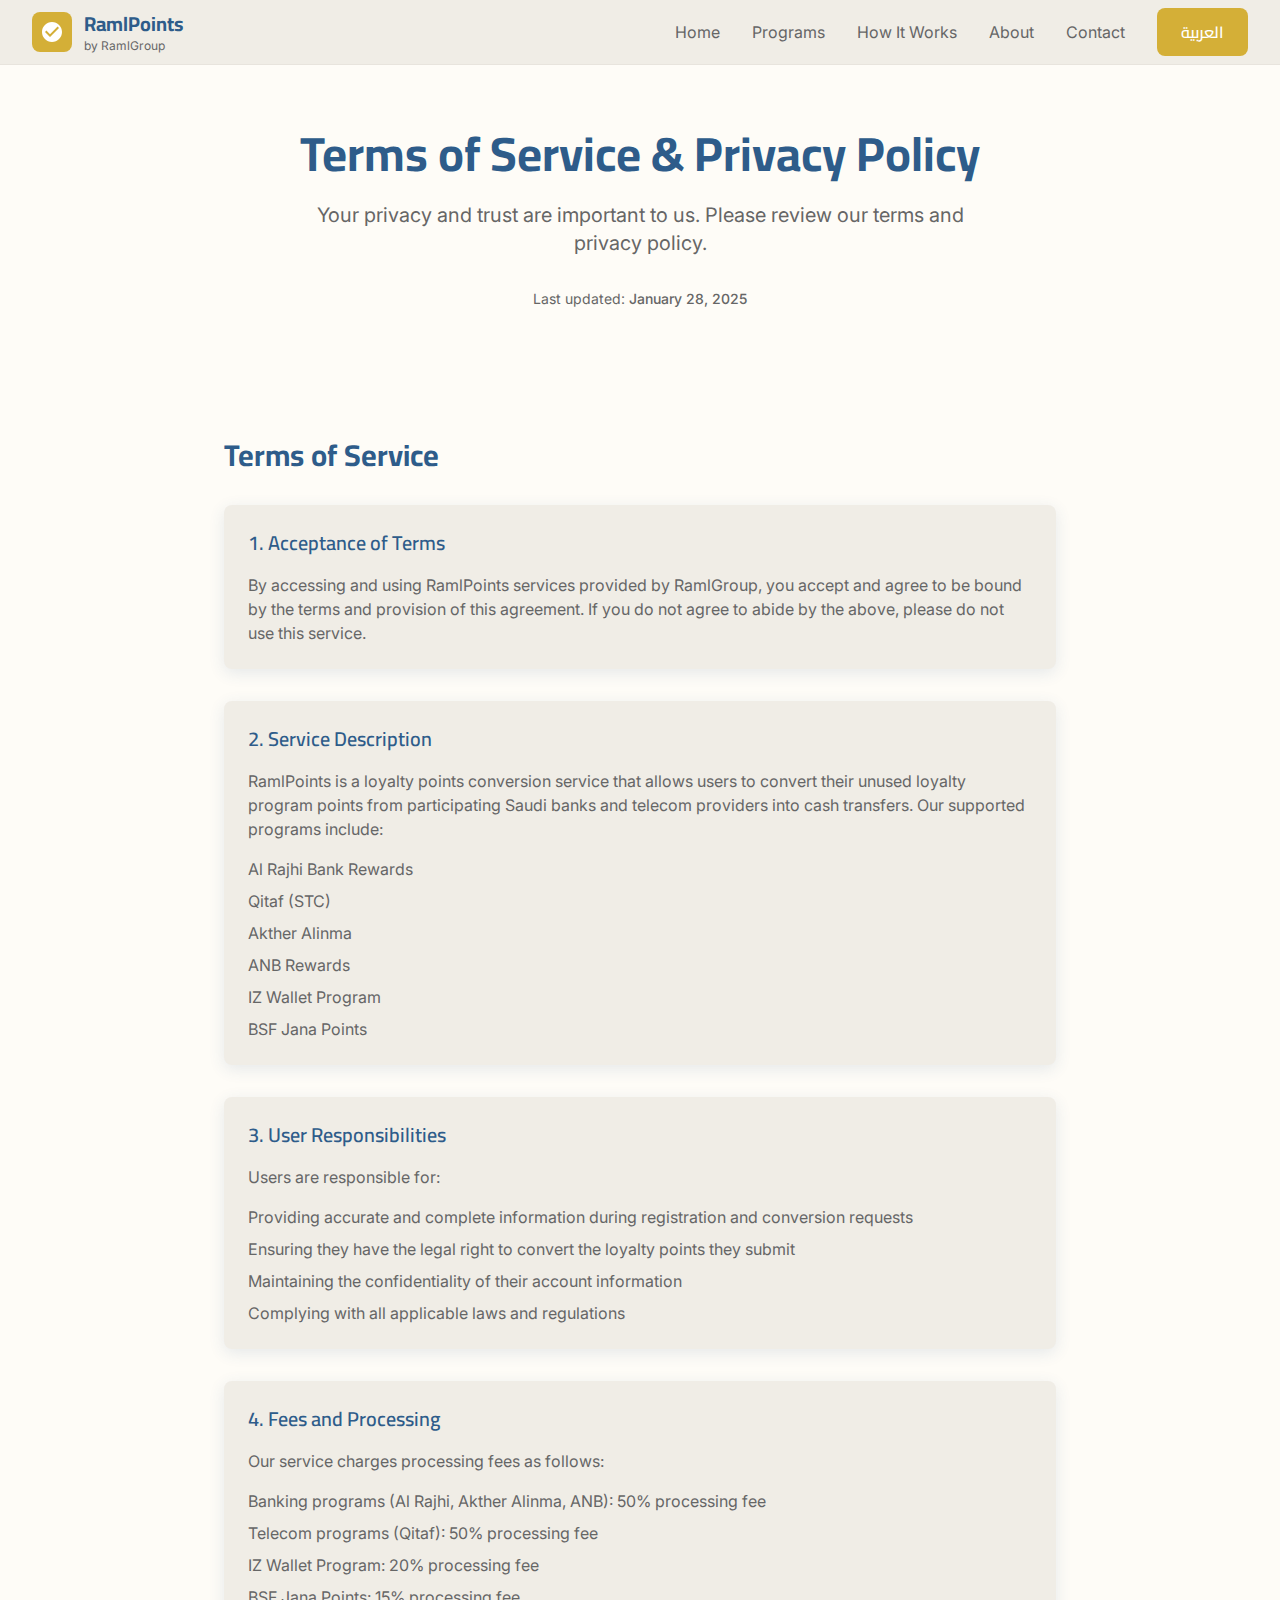
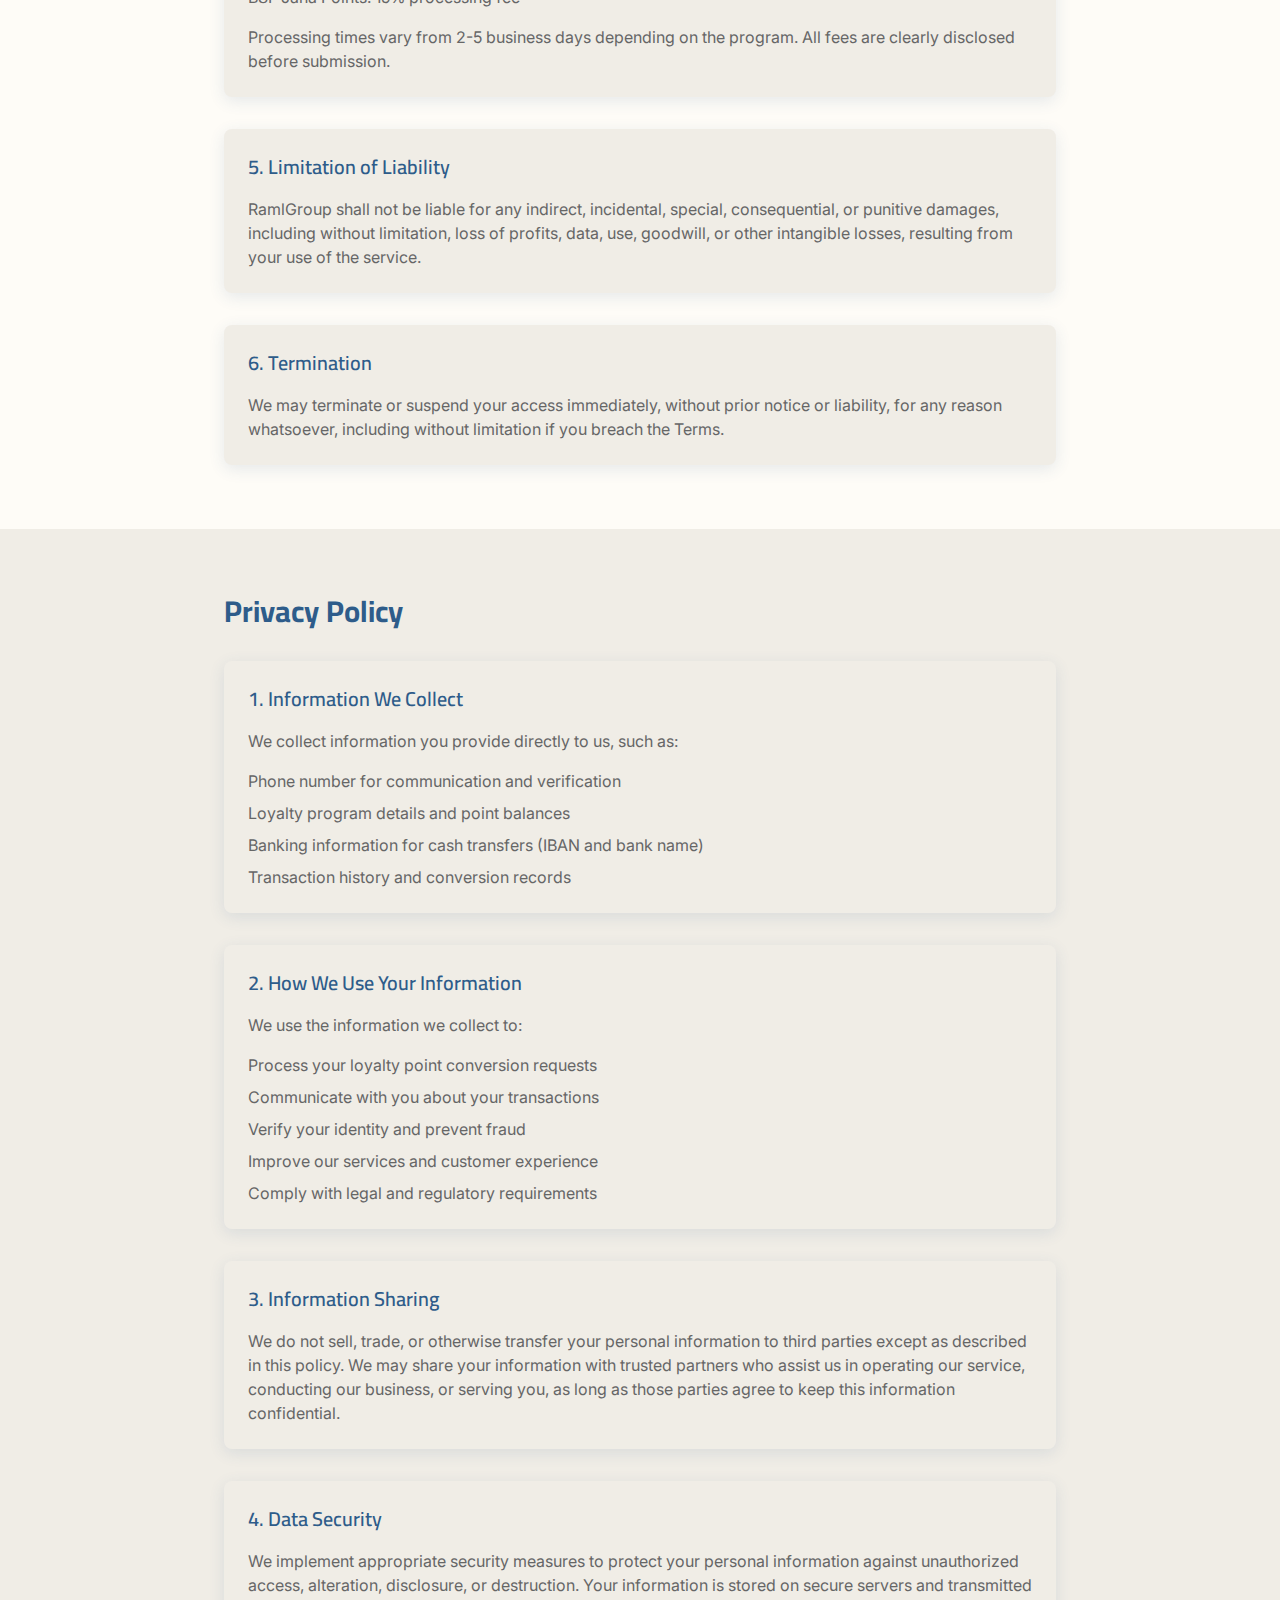
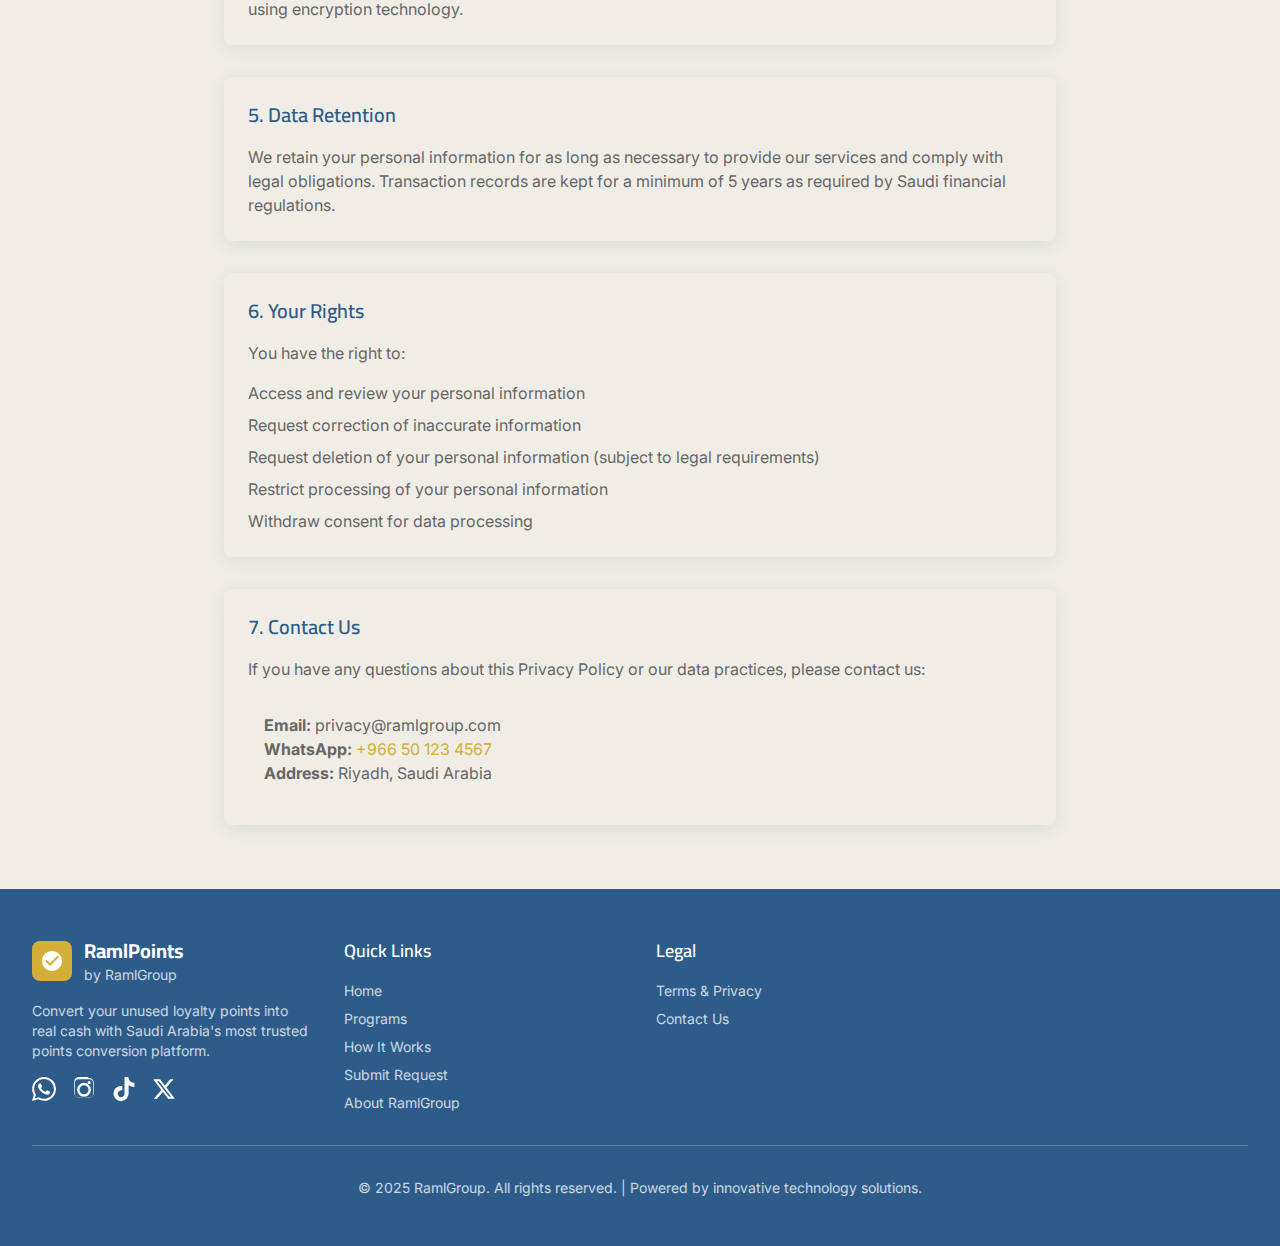
<file: terms_privacy.html>
<!DOCTYPE html>
<html lang="en" dir="ltr">
<head>
    <meta charset="UTF-8">
    <meta name="viewport" content="width=device-width, initial-scale=1.0">
    <title>Terms of Service & Privacy Policy - RamlPoints</title>
    <link href="css/main.css" rel="stylesheet">
    <link href="css/rtl-styles.css" rel="stylesheet">
    <link href="https://fonts.googleapis.com/css2?family=Cairo:wght@300;400;500;600;700&display=swap" rel="stylesheet">
</head>
<body class="bg-background text-text-primary">
    <!-- Navigation -->
    <nav class="bg-surface shadow-sm border-b border-border sticky top-0 z-50">
        <div class="max-w-7xl mx-auto px-4 sm:px-6 lg:px-8">
            <div class="flex justify-between items-center h-16">
                <!-- Logo -->
                <div class="flex items-center space-x-3">
                    <div class="w-10 h-10 bg-accent rounded-lg flex items-center justify-center">
                        <svg class="w-6 h-6 text-white" fill="currentColor" viewBox="0 0 24 24">
                            <path d="M12 2C6.48 2 2 6.48 2 12s4.48 10 10 10 10-4.48 10-10S17.52 2 12 2zm-2 15l-5-5 1.41-1.41L10 14.17l7.59-7.59L19 8l-9 9z"/>
                        </svg>
                    </div>
                    <div>
                        <h1 class="text-xl font-cairo font-bold text-secondary">RamlPoints</h1>
                        <p class="text-xs text-text-secondary">by RamlGroup</p>
                    </div>
                </div>

                <!-- Desktop Navigation -->
                <div class="hidden md:flex items-center space-x-8">
                    <a href="index.html" class="text-text-secondary hover:text-secondary transition-quick">Home</a>
                    <a href="program_landing_pages.html" class="text-text-secondary hover:text-secondary transition-quick">Programs</a>
                    <a href="how_it_works.html" class="text-text-secondary hover:text-secondary transition-quick">How It Works</a>
                    <a href="about_raml_group.html" class="text-text-secondary hover:text-secondary transition-quick">About</a>
                    <a href="contact.html" class="text-text-secondary hover:text-secondary transition-quick">Contact</a>
                    <button id="language-toggle" class="btn-primary">العربية</button>
                </div>

                <!-- Mobile Menu Button -->
                <div class="md:hidden">
                    <button id="mobile-menu-btn" class="text-text-secondary hover:text-secondary">
                        <svg class="w-6 h-6" fill="none" stroke="currentColor" viewBox="0 0 24 24">
                            <path stroke-linecap="round" stroke-linejoin="round" stroke-width="2" d="M4 6h16M4 12h16M4 18h16"/>
                        </svg>
                    </button>
                </div>
            </div>

            <!-- Mobile Menu -->
            <div id="mobile-menu" class="hidden md:hidden pb-4">
                <div class="space-y-2">
                    <a href="index.html" class="block py-2 text-text-secondary hover:text-secondary transition-quick">Home</a>
                    <a href="program_landing_pages.html" class="block py-2 text-text-secondary hover:text-secondary transition-quick">Programs</a>
                    <a href="how_it_works.html" class="block py-2 text-text-secondary hover:text-secondary transition-quick">How It Works</a>
                    <a href="about_raml_group.html" class="block py-2 text-text-secondary hover:text-secondary transition-quick">About</a>
                    <a href="contact.html" class="block py-2 text-text-secondary hover:text-secondary transition-quick">Contact</a>
                    <button id="mobile-language-toggle" class="btn-primary mt-2">العربية</button>
                </div>
            </div>
        </div>
    </nav>

    <!-- Hero Section -->
    <section class="py-16 bg-gradient-to-br from-primary/10 to-accent/10">
        <div class="max-w-4xl mx-auto px-4 sm:px-6 lg:px-8 text-center">
            <h1 class="text-4xl md:text-5xl font-cairo font-bold text-secondary mb-6" data-translate="terms_privacy_title">
                Terms of Service & Privacy Policy
            </h1>
            <p class="text-xl text-text-secondary max-w-2xl mx-auto" data-translate="terms_privacy_subtitle">
                Your privacy and trust are important to us. Please review our terms and privacy policy.
            </p>
            <div class="mt-8 text-sm text-text-secondary">
                <span data-translate="last_updated">Last updated:</span> <span class="font-medium">January 28, 2025</span>
            </div>
        </div>
    </section>

    <!-- Terms of Service Section -->
    <section class="py-16 bg-background">
        <div class="max-w-4xl mx-auto px-4 sm:px-6 lg:px-8">
            <div class="prose prose-lg max-w-none">
                <h2 class="text-3xl font-cairo font-bold text-secondary mb-8" data-translate="terms_of_service">Terms of Service</h2>
                
                <div class="space-y-8">
                    <div class="card-elevated p-8">
                        <h3 class="text-xl font-cairo font-semibold text-secondary mb-4" data-translate="acceptance_terms">1. Acceptance of Terms</h3>
                        <p class="text-text-secondary leading-relaxed" data-translate="acceptance_terms_content">
                            By accessing and using RamlPoints services provided by RamlGroup, you accept and agree to be bound by the terms and provision of this agreement. If you do not agree to abide by the above, please do not use this service.
                        </p>
                    </div>

                    <div class="card-elevated p-8">
                        <h3 class="text-xl font-cairo font-semibold text-secondary mb-4" data-translate="service_description">2. Service Description</h3>
                        <p class="text-text-secondary leading-relaxed mb-4" data-translate="service_description_content">
                            RamlPoints is a loyalty points conversion service that allows users to convert their unused loyalty program points from participating Saudi banks and telecom providers into cash transfers. Our supported programs include:
                        </p>
                        <ul class="list-disc list-inside text-text-secondary space-y-2 ml-4">
                            <li>Al Rajhi Bank Rewards</li>
                            <li>Qitaf (STC)</li>
                            <li>Akther Alinma</li>
                            <li>ANB Rewards</li>
                            <li>IZ Wallet Program</li>
                            <li>BSF Jana Points</li>
                        </ul>
                    </div>

                    <div class="card-elevated p-8">
                        <h3 class="text-xl font-cairo font-semibold text-secondary mb-4" data-translate="user_responsibilities">3. User Responsibilities</h3>
                        <p class="text-text-secondary leading-relaxed mb-4" data-translate="user_responsibilities_content">
                            Users are responsible for:
                        </p>
                        <ul class="list-disc list-inside text-text-secondary space-y-2 ml-4">
                            <li data-translate="user_resp_1">Providing accurate and complete information during registration and conversion requests</li>
                            <li data-translate="user_resp_2">Ensuring they have the legal right to convert the loyalty points they submit</li>
                            <li data-translate="user_resp_3">Maintaining the confidentiality of their account information</li>
                            <li data-translate="user_resp_4">Complying with all applicable laws and regulations</li>
                        </ul>
                    </div>

                    <div class="card-elevated p-8">
                        <h3 class="text-xl font-cairo font-semibold text-secondary mb-4" data-translate="fees_processing">4. Fees and Processing</h3>
                        <p class="text-text-secondary leading-relaxed mb-4" data-translate="fees_processing_content">
                            Our service charges processing fees as follows:
                        </p>
                        <ul class="list-disc list-inside text-text-secondary space-y-2 ml-4">
                            <li>Banking programs (Al Rajhi, Akther Alinma, ANB): 50% processing fee</li>
                            <li>Telecom programs (Qitaf): 50% processing fee</li>
                            <li>IZ Wallet Program: 20% processing fee</li>
                            <li>BSF Jana Points: 15% processing fee</li>
                        </ul>
                        <p class="text-text-secondary leading-relaxed mt-4" data-translate="processing_time">
                            Processing times vary from 2-5 business days depending on the program. All fees are clearly disclosed before submission.
                        </p>
                    </div>

                    <div class="card-elevated p-8">
                        <h3 class="text-xl font-cairo font-semibold text-secondary mb-4" data-translate="limitation_liability">5. Limitation of Liability</h3>
                        <p class="text-text-secondary leading-relaxed" data-translate="limitation_liability_content">
                            RamlGroup shall not be liable for any indirect, incidental, special, consequential, or punitive damages, including without limitation, loss of profits, data, use, goodwill, or other intangible losses, resulting from your use of the service.
                        </p>
                    </div>

                    <div class="card-elevated p-8">
                        <h3 class="text-xl font-cairo font-semibold text-secondary mb-4" data-translate="termination">6. Termination</h3>
                        <p class="text-text-secondary leading-relaxed" data-translate="termination_content">
                            We may terminate or suspend your access immediately, without prior notice or liability, for any reason whatsoever, including without limitation if you breach the Terms.
                        </p>
                    </div>
                </div>
            </div>
        </div>
    </section>

    <!-- Privacy Policy Section -->
    <section class="py-16 bg-surface">
        <div class="max-w-4xl mx-auto px-4 sm:px-6 lg:px-8">
            <div class="prose prose-lg max-w-none">
                <h2 class="text-3xl font-cairo font-bold text-secondary mb-8" data-translate="privacy_policy">Privacy Policy</h2>
                
                <div class="space-y-8">
                    <div class="card-elevated p-8">
                        <h3 class="text-xl font-cairo font-semibold text-secondary mb-4" data-translate="information_collection">1. Information We Collect</h3>
                        <p class="text-text-secondary leading-relaxed mb-4" data-translate="information_collection_content">
                            We collect information you provide directly to us, such as:
                        </p>
                        <ul class="list-disc list-inside text-text-secondary space-y-2 ml-4">
                            <li data-translate="info_phone">Phone number for communication and verification</li>
                            <li data-translate="info_program">Loyalty program details and point balances</li>
                            <li data-translate="info_banking">Banking information for cash transfers (IBAN and bank name)</li>
                            <li data-translate="info_transaction">Transaction history and conversion records</li>
                        </ul>
                    </div>

                    <div class="card-elevated p-8">
                        <h3 class="text-xl font-cairo font-semibold text-secondary mb-4" data-translate="information_use">2. How We Use Your Information</h3>
                        <p class="text-text-secondary leading-relaxed mb-4" data-translate="information_use_content">
                            We use the information we collect to:
                        </p>
                        <ul class="list-disc list-inside text-text-secondary space-y-2 ml-4">
                            <li data-translate="use_process">Process your loyalty point conversion requests</li>
                            <li data-translate="use_communicate">Communicate with you about your transactions</li>
                            <li data-translate="use_verify">Verify your identity and prevent fraud</li>
                            <li data-translate="use_improve">Improve our services and customer experience</li>
                            <li data-translate="use_comply">Comply with legal and regulatory requirements</li>
                        </ul>
                    </div>

                    <div class="card-elevated p-8">
                        <h3 class="text-xl font-cairo font-semibold text-secondary mb-4" data-translate="information_sharing">3. Information Sharing</h3>
                        <p class="text-text-secondary leading-relaxed" data-translate="information_sharing_content">
                            We do not sell, trade, or otherwise transfer your personal information to third parties except as described in this policy. We may share your information with trusted partners who assist us in operating our service, conducting our business, or serving you, as long as those parties agree to keep this information confidential.
                        </p>
                    </div>

                    <div class="card-elevated p-8">
                        <h3 class="text-xl font-cairo font-semibold text-secondary mb-4" data-translate="data_security">4. Data Security</h3>
                        <p class="text-text-secondary leading-relaxed" data-translate="data_security_content">
                            We implement appropriate security measures to protect your personal information against unauthorized access, alteration, disclosure, or destruction. Your information is stored on secure servers and transmitted using encryption technology.
                        </p>
                    </div>

                    <div class="card-elevated p-8">
                        <h3 class="text-xl font-cairo font-semibold text-secondary mb-4" data-translate="data_retention">5. Data Retention</h3>
                        <p class="text-text-secondary leading-relaxed" data-translate="data_retention_content">
                            We retain your personal information for as long as necessary to provide our services and comply with legal obligations. Transaction records are kept for a minimum of 5 years as required by Saudi financial regulations.
                        </p>
                    </div>

                    <div class="card-elevated p-8">
                        <h3 class="text-xl font-cairo font-semibold text-secondary mb-4" data-translate="your_rights">6. Your Rights</h3>
                        <p class="text-text-secondary leading-relaxed mb-4" data-translate="your_rights_content">
                            You have the right to:
                        </p>
                        <ul class="list-disc list-inside text-text-secondary space-y-2 ml-4">
                            <li data-translate="right_access">Access and review your personal information</li>
                            <li data-translate="right_correct">Request correction of inaccurate information</li>
                            <li data-translate="right_delete">Request deletion of your personal information (subject to legal requirements)</li>
                            <li data-translate="right_restrict">Restrict processing of your personal information</li>
                            <li data-translate="right_withdraw">Withdraw consent for data processing</li>
                        </ul>
                    </div>

                    <div class="card-elevated p-8">
                        <h3 class="text-xl font-cairo font-semibold text-secondary mb-4" data-translate="contact_privacy">7. Contact Us</h3>
                        <p class="text-text-secondary leading-relaxed mb-4" data-translate="contact_privacy_content">
                            If you have any questions about this Privacy Policy or our data practices, please contact us:
                        </p>
                        <div class="bg-primary/10 rounded-lg p-4">
                            <p class="text-text-secondary"><strong>Email:</strong> privacy@ramlgroup.com</p>
                            <p class="text-text-secondary"><strong>WhatsApp:</strong> <a href="https://api.whatsapp.com/message/OX4K3ZTUQPAPC1?autoload=1&app_absent=0" class="text-accent hover:underline">+966 50 123 4567</a></p>
                            <p class="text-text-secondary"><strong>Address:</strong> Riyadh, Saudi Arabia</p>
                        </div>
                    </div>
                </div>
            </div>
        </div>
    </section>

    <!-- Footer -->
    <footer class="bg-secondary text-white py-12">
        <div class="max-w-7xl mx-auto px-4 sm:px-6 lg:px-8">
            <div class="grid md:grid-cols-4 gap-8">
                <!-- Company Info -->
                <div class="md:col-span-2">
                    <div class="flex items-center space-x-3 mb-4">
                        <div class="w-10 h-10 bg-accent rounded-lg flex items-center justify-center">
                            <svg class="w-6 h-6 text-white" fill="currentColor" viewBox="0 0 24 24">
                                <path d="M12 2C6.48 2 2 6.48 2 12s4.48 10 10 10 10-4.48 10-10S17.52 2 12 2zm-2 15l-5-5 1.41-1.41L10 14.17l7.59-7.59L19 8l-9 9z"/>
                            </svg>
                        </div>
                        <div>
                            <h3 class="text-xl font-cairo font-bold">RamlPoints</h3>
                            <p class="text-sm opacity-75">by RamlGroup</p>
                        </div>
                    </div>
                    <p class="text-sm opacity-75 mb-4" data-translate="footer_description">
                        Convert your unused loyalty points into real cash with Saudi Arabia's most trusted points conversion platform.
                    </p>
                    <div class="flex space-x-4">
                        <a href="https://api.whatsapp.com/message/OX4K3ZTUQPAPC1?autoload=1&app_absent=0" class="text-white hover:text-accent transition-quick">
                            <svg class="w-6 h-6" fill="currentColor" viewBox="0 0 24 24">
                                <path d="M17.472 14.382c-.297-.149-1.758-.867-2.03-.967-.273-.099-.471-.148-.67.15-.197.297-.767.966-.94 1.164-.173.199-.347.223-.644.075-.297-.15-1.255-.463-2.39-1.475-.883-.788-1.48-1.761-1.653-2.059-.173-.297-.018-.458.13-.606.134-.133.298-.347.446-.52.149-.174.198-.298.298-.497.099-.198.05-.371-.025-.52-.075-.149-.669-1.612-.916-2.207-.242-.579-.487-.5-.669-.51-.173-.008-.371-.01-.57-.01-.198 0-.52.074-.792.372-.272.297-1.04 1.016-1.04 2.479 0 1.462 1.065 2.875 1.213 3.074.149.198 2.096 3.2 5.077 4.487.709.306 1.262.489 1.694.625.712.227 1.36.195 1.871.118.571-.085 1.758-.719 2.006-1.413.248-.694.248-1.289.173-1.413-.074-.124-.272-.198-.57-.347m-5.421 7.403h-.004a9.87 9.87 0 01-5.031-1.378l-.361-.214-3.741.982.998-3.648-.235-.374a9.86 9.86 0 01-1.51-5.26c.001-5.45 4.436-9.884 9.888-9.884 2.64 0 5.122 1.03 6.988 2.898a9.825 9.825 0 012.893 6.994c-.003 5.45-4.437 9.884-9.885 9.884m8.413-18.297A11.815 11.815 0 0012.05 0C5.495 0 .16 5.335.157 11.892c0 2.096.547 4.142 1.588 5.945L.057 24l6.305-1.654a11.882 11.882 0 005.683 1.448h.005c6.554 0 11.89-5.335 11.893-11.893A11.821 11.821 0 0020.885 3.488"/>
                            </svg>
                        </a>
                        <a href="https://www.instagram.com/ramlbox/" class="text-white hover:text-accent transition-quick">
                            <svg class="w-6 h-6" fill="currentColor" viewBox="0 0 24 24">
                                <path d="M12.017 0C8.396 0 7.989.013 7.041.048 6.094.082 5.52.204 5.02.43c-.524.204-.973.478-1.417.923-.445.444-.72.893-.923 1.417-.226.5-.348 1.074-.382 2.021C2.262 6.789 2.25 7.196 2.25 10.817s.013 4.028.048 4.976c.034.947.156 1.521.382 2.021.204.524.478.973.923 1.417.444.445.893.72 1.417.923.5.226 1.074.348 2.021.382.948.035 1.355.048 4.976.048s4.028-.013 4.976-.048c.947-.034 1.521-.156 2.021-.382.524-.204.973-.478 1.417-.923.445-.444.72-.893.923-1.417.226-.5.348-1.074.382-2.021.035-.948.048-1.355.048-4.976s-.013-4.028-.048-4.976c-.034-.947-.156-1.521-.382-2.021-.204-.524-.478-.973-.923-1.417-.444-.445-.893-.72-1.417-.923-.5-.226-1.074-.348-2.021-.382C16.045.013 15.638 0 12.017 0zM12.017 2.17c3.557 0 3.98.013 5.385.048.874.04 1.348.187 1.664.31.418.163.717.358 1.03.671.314.313.508.612.671 1.03.123.316.27.79.31 1.664.035 1.405.048 1.828.048 5.385s-.013 3.98-.048 5.385c-.04.874-.187 1.348-.31 1.664-.163.418-.358.717-.671 1.03-.313.314-.612.508-1.03.671-.316.123-.79.27-1.664.31-1.405.035-1.828.048-5.385.048s-3.98-.013-5.385-.048c-.874-.04-1.348-.187-1.664-.31-.418-.163-.717-.358-1.03-.671-.314-.313-.508-.612-.671-1.03-.123-.316-.27-.79-.31-1.664-.035-1.405-.048-1.828-.048-5.385s.013-3.98.048-5.385c.04-.874.187-1.348.31-1.664.163-.418.358-.717.671-1.03.313-.314.612-.508 1.03-.671.316-.123.79-.27 1.664-.31 1.405-.035 1.828-.048 5.385-.048z"/>
                                <path d="M12.017 5.838a6.979 6.979 0 100 13.958 6.979 6.979 0 000-13.958zm0 11.508a4.529 4.529 0 110-9.058 4.529 4.529 0 010 9.058zM18.846 5.595a1.632 1.632 0 11-3.264 0 1.632 1.632 0 013.264 0z"/>
                            </svg>
                        </a>
                        <a href="https://www.tiktok.com/@ramlbox" class="text-white hover:text-accent transition-quick">
                            <svg class="w-6 h-6" fill="currentColor" viewBox="0 0 24 24">
                                <path d="M12.525.02c1.31-.02 2.61-.01 3.91-.02.08 1.53.63 3.09 1.75 4.17 1.12 1.11 2.7 1.62 4.24 1.79v4.03c-1.44-.05-2.89-.35-4.2-.97-.57-.26-1.1-.59-1.62-.93-.01 2.92.01 5.84-.02 8.75-.08 1.4-.54 2.79-1.35 3.94-1.31 1.92-3.58 3.17-5.91 3.21-1.43.08-2.86-.31-4.08-1.03-2.02-1.19-3.44-3.37-3.65-5.71-.02-.5-.03-1-.01-1.49.18-1.9 1.12-3.72 2.58-4.96 1.66-1.44 3.98-2.13 6.15-1.72.02 1.48-.04 2.96-.04 4.44-.99-.32-2.15-.23-3.02.37-.63.41-1.11 1.04-1.36 1.75-.21.51-.15 1.07-.14 1.61.24 1.64 1.82 3.02 3.5 2.87 1.12-.01 2.19-.66 2.77-1.61.19-.33.4-.67.41-1.06.1-1.79.06-3.57.07-5.36.01-4.03-.01-8.05.02-12.07z"/>
                            </svg>
                        </a>
                        <a href="https://x.com/ramlbox?s=21&t=aEnKJIaG05drpUlSc5pJVA" class="text-white hover:text-accent transition-quick">
                            <svg class="w-6 h-6" fill="currentColor" viewBox="0 0 24 24">
                                <path d="M18.244 2.25h3.308l-7.227 8.26 8.502 11.24H16.17l-5.214-6.817L4.99 21.75H1.68l7.73-8.835L1.254 2.25H8.08l4.713 6.231zm-1.161 17.52h1.833L7.084 4.126H5.117z"/>
                            </svg>
                        </a>
                    </div>
                </div>

                <!-- Quick Links -->
                <div>
                    <h4 class="text-lg font-cairo font-semibold mb-4" data-translate="quick_links">Quick Links</h4>
                    <ul class="space-y-2 text-sm">
                        <li><a href="index.html" class="opacity-75 hover:opacity-100 hover:text-accent transition-quick" data-translate="nav_home">Home</a></li>
                        <li><a href="program_landing_pages.html" class="opacity-75 hover:opacity-100 hover:text-accent transition-quick" data-translate="nav_programs">Programs</a></li>
                        <li><a href="how_it_works.html" class="opacity-75 hover:opacity-100 hover:text-accent transition-quick" data-translate="nav_how_it_works">How It Works</a></li>
                        <li><a href="submit_request.html" class="opacity-75 hover:opacity-100 hover:text-accent transition-quick" data-translate="nav_submit_request">Submit Request</a></li>
                        <li><a href="about_raml_group.html" class="opacity-75 hover:opacity-100 hover:text-accent transition-quick" data-translate="nav_about">About RamlGroup</a></li>
                    </ul>
                </div>

                <!-- Legal -->
                <div>
                    <h4 class="text-lg font-cairo font-semibold mb-4" data-translate="legal">Legal</h4>
                    <ul class="space-y-2 text-sm">
                        <li><a href="terms_privacy.html" class="opacity-75 hover:opacity-100 hover:text-accent transition-quick" data-translate="terms_privacy">Terms & Privacy</a></li>
                        <li><a href="contact.html" class="opacity-75 hover:opacity-100 hover:text-accent transition-quick" data-translate="nav_contact">Contact Us</a></li>
                    </ul>
                </div>
            </div>

            <div class="border-t border-white/20 mt-8 pt-8 text-center">
                <p class="text-sm opacity-75" data-translate="copyright">
                    © 2025 RamlGroup. All rights reserved. | Powered by innovative technology solutions.
                </p>
            </div>
        </div>
    </footer>

    <!-- Scripts -->
    <script src="js/translations.js"></script>
    <script>
        // Mobile menu toggle
        const mobileMenuBtn = document.getElementById('mobile-menu-btn');
        const mobileMenu = document.getElementById('mobile-menu');

        mobileMenuBtn.addEventListener('click', function() {
            mobileMenu.classList.toggle('hidden');
        });

        // Language toggle functionality
        const languageToggle = document.getElementById('language-toggle');
        const mobileLanguageToggle = document.getElementById('mobile-language-toggle');

        function toggleLanguage() {
            const currentLang = document.documentElement.lang;
            const newLang = currentLang === 'en' ? 'ar' : 'en';
            
            // Update language attribute
            document.documentElement.lang = newLang;
            document.documentElement.dir = newLang === 'ar' ? 'rtl' : 'ltr';
            
            // Update button text
            const buttonText = newLang === 'ar' ? 'English' : 'العربية';
            languageToggle.textContent = buttonText;
            mobileLanguageToggle.textContent = buttonText;
            
            // Apply translations if available
            if (window.applyTranslations) {
                window.applyTranslations(newLang);
            }
            
            // Store preference
            localStorage.setItem('preferred-language', newLang);
        }

        languageToggle.addEventListener('click', toggleLanguage);
        mobileLanguageToggle.addEventListener('click', toggleLanguage);

        // Initialize language from localStorage
        document.addEventListener('DOMContentLoaded', function() {
            const savedLang = localStorage.getItem('preferred-language');
            if (savedLang && savedLang !== document.documentElement.lang) {
                toggleLanguage();
            }
        });
    </script>
</body>
</html>
</file>
<file: css/main.css>
@import url('https://fonts.googleapis.com/css2?family=Cairo:wght@400;600;700&display=swap');

@import url('https://fonts.googleapis.com/css2?family=Inter:wght@400;500;600&display=swap');

*, ::before, ::after{
  --tw-border-spacing-x: 0;
  --tw-border-spacing-y: 0;
  --tw-translate-x: 0;
  --tw-translate-y: 0;
  --tw-rotate: 0;
  --tw-skew-x: 0;
  --tw-skew-y: 0;
  --tw-scale-x: 1;
  --tw-scale-y: 1;
  --tw-pan-x:  ;
  --tw-pan-y:  ;
  --tw-pinch-zoom:  ;
  --tw-scroll-snap-strictness: proximity;
  --tw-gradient-from-position:  ;
  --tw-gradient-via-position:  ;
  --tw-gradient-to-position:  ;
  --tw-ordinal:  ;
  --tw-slashed-zero:  ;
  --tw-numeric-figure:  ;
  --tw-numeric-spacing:  ;
  --tw-numeric-fraction:  ;
  --tw-ring-inset:  ;
  --tw-ring-offset-width: 0px;
  --tw-ring-offset-color: #fff;
  --tw-ring-color: rgb(59 130 246 / 0.5);
  --tw-ring-offset-shadow: 0 0 #0000;
  --tw-ring-shadow: 0 0 #0000;
  --tw-shadow: 0 0 #0000;
  --tw-shadow-colored: 0 0 #0000;
  --tw-blur:  ;
  --tw-brightness:  ;
  --tw-contrast:  ;
  --tw-grayscale:  ;
  --tw-hue-rotate:  ;
  --tw-invert:  ;
  --tw-saturate:  ;
  --tw-sepia:  ;
  --tw-drop-shadow:  ;
  --tw-backdrop-blur:  ;
  --tw-backdrop-brightness:  ;
  --tw-backdrop-contrast:  ;
  --tw-backdrop-grayscale:  ;
  --tw-backdrop-hue-rotate:  ;
  --tw-backdrop-invert:  ;
  --tw-backdrop-opacity:  ;
  --tw-backdrop-saturate:  ;
  --tw-backdrop-sepia:  ;
  --tw-contain-size:  ;
  --tw-contain-layout:  ;
  --tw-contain-paint:  ;
  --tw-contain-style:  ;
}

::backdrop{
  --tw-border-spacing-x: 0;
  --tw-border-spacing-y: 0;
  --tw-translate-x: 0;
  --tw-translate-y: 0;
  --tw-rotate: 0;
  --tw-skew-x: 0;
  --tw-skew-y: 0;
  --tw-scale-x: 1;
  --tw-scale-y: 1;
  --tw-pan-x:  ;
  --tw-pan-y:  ;
  --tw-pinch-zoom:  ;
  --tw-scroll-snap-strictness: proximity;
  --tw-gradient-from-position:  ;
  --tw-gradient-via-position:  ;
  --tw-gradient-to-position:  ;
  --tw-ordinal:  ;
  --tw-slashed-zero:  ;
  --tw-numeric-figure:  ;
  --tw-numeric-spacing:  ;
  --tw-numeric-fraction:  ;
  --tw-ring-inset:  ;
  --tw-ring-offset-width: 0px;
  --tw-ring-offset-color: #fff;
  --tw-ring-color: rgb(59 130 246 / 0.5);
  --tw-ring-offset-shadow: 0 0 #0000;
  --tw-ring-shadow: 0 0 #0000;
  --tw-shadow: 0 0 #0000;
  --tw-shadow-colored: 0 0 #0000;
  --tw-blur:  ;
  --tw-brightness:  ;
  --tw-contrast:  ;
  --tw-grayscale:  ;
  --tw-hue-rotate:  ;
  --tw-invert:  ;
  --tw-saturate:  ;
  --tw-sepia:  ;
  --tw-drop-shadow:  ;
  --tw-backdrop-blur:  ;
  --tw-backdrop-brightness:  ;
  --tw-backdrop-contrast:  ;
  --tw-backdrop-grayscale:  ;
  --tw-backdrop-hue-rotate:  ;
  --tw-backdrop-invert:  ;
  --tw-backdrop-opacity:  ;
  --tw-backdrop-saturate:  ;
  --tw-backdrop-sepia:  ;
  --tw-contain-size:  ;
  --tw-contain-layout:  ;
  --tw-contain-paint:  ;
  --tw-contain-style:  ;
}

/*
! tailwindcss v3.4.17 | MIT License | https://tailwindcss.com
*/

/*
1. Prevent padding and border from affecting element width. (https://github.com/mozdevs/cssremedy/issues/4)
2. Allow adding a border to an element by just adding a border-width. (https://github.com/tailwindcss/tailwindcss/pull/116)
*/

*,
::before,
::after {
  box-sizing: border-box;
  /* 1 */
  border-width: 0;
  /* 2 */
  border-style: solid;
  /* 2 */
  border-color: #e5e7eb;
  /* 2 */
}

::before,
::after {
  --tw-content: '';
}

/*
1. Use a consistent sensible line-height in all browsers.
2. Prevent adjustments of font size after orientation changes in iOS.
3. Use a more readable tab size.
4. Use the user's configured `sans` font-family by default.
5. Use the user's configured `sans` font-feature-settings by default.
6. Use the user's configured `sans` font-variation-settings by default.
7. Disable tap highlights on iOS
*/

html,
:host {
  line-height: 1.5;
  /* 1 */
  -webkit-text-size-adjust: 100%;
  /* 2 */
  -moz-tab-size: 4;
  /* 3 */
  -o-tab-size: 4;
     tab-size: 4;
  /* 3 */
  font-family: Inter, sans-serif;
  /* 4 */
  font-feature-settings: normal;
  /* 5 */
  font-variation-settings: normal;
  /* 6 */
  -webkit-tap-highlight-color: transparent;
  /* 7 */
}

/*
1. Remove the margin in all browsers.
2. Inherit line-height from `html` so users can set them as a class directly on the `html` element.
*/

body {
  margin: 0;
  /* 1 */
  line-height: inherit;
  /* 2 */
}

/*
1. Add the correct height in Firefox.
2. Correct the inheritance of border color in Firefox. (https://bugzilla.mozilla.org/show_bug.cgi?id=190655)
3. Ensure horizontal rules are visible by default.
*/

hr {
  height: 0;
  /* 1 */
  color: inherit;
  /* 2 */
  border-top-width: 1px;
  /* 3 */
}

/*
Add the correct text decoration in Chrome, Edge, and Safari.
*/

abbr:where([title]) {
  -webkit-text-decoration: underline dotted;
          text-decoration: underline dotted;
}

/*
Remove the default font size and weight for headings.
*/

h1,
h2,
h3,
h4,
h5,
h6 {
  font-size: inherit;
  font-weight: inherit;
}

/*
Reset links to optimize for opt-in styling instead of opt-out.
*/

a {
  color: inherit;
  text-decoration: inherit;
}

/*
Add the correct font weight in Edge and Safari.
*/

b,
strong {
  font-weight: bolder;
}

/*
1. Use the user's configured `mono` font-family by default.
2. Use the user's configured `mono` font-feature-settings by default.
3. Use the user's configured `mono` font-variation-settings by default.
4. Correct the odd `em` font sizing in all browsers.
*/

code,
kbd,
samp,
pre {
  font-family: ui-monospace, SFMono-Regular, Menlo, Monaco, Consolas, "Liberation Mono", "Courier New", monospace;
  /* 1 */
  font-feature-settings: normal;
  /* 2 */
  font-variation-settings: normal;
  /* 3 */
  font-size: 1em;
  /* 4 */
}

/*
Add the correct font size in all browsers.
*/

small {
  font-size: 80%;
}

/*
Prevent `sub` and `sup` elements from affecting the line height in all browsers.
*/

sub,
sup {
  font-size: 75%;
  line-height: 0;
  position: relative;
  vertical-align: baseline;
}

sub {
  bottom: -0.25em;
}

sup {
  top: -0.5em;
}

/*
1. Remove text indentation from table contents in Chrome and Safari. (https://bugs.chromium.org/p/chromium/issues/detail?id=999088, https://bugs.webkit.org/show_bug.cgi?id=201297)
2. Correct table border color inheritance in all Chrome and Safari. (https://bugs.chromium.org/p/chromium/issues/detail?id=935729, https://bugs.webkit.org/show_bug.cgi?id=195016)
3. Remove gaps between table borders by default.
*/

table {
  text-indent: 0;
  /* 1 */
  border-color: inherit;
  /* 2 */
  border-collapse: collapse;
  /* 3 */
}

/*
1. Change the font styles in all browsers.
2. Remove the margin in Firefox and Safari.
3. Remove default padding in all browsers.
*/

button,
input,
optgroup,
select,
textarea {
  font-family: inherit;
  /* 1 */
  font-feature-settings: inherit;
  /* 1 */
  font-variation-settings: inherit;
  /* 1 */
  font-size: 100%;
  /* 1 */
  font-weight: inherit;
  /* 1 */
  line-height: inherit;
  /* 1 */
  letter-spacing: inherit;
  /* 1 */
  color: inherit;
  /* 1 */
  margin: 0;
  /* 2 */
  padding: 0;
  /* 3 */
}

/*
Remove the inheritance of text transform in Edge and Firefox.
*/

button,
select {
  text-transform: none;
}

/*
1. Correct the inability to style clickable types in iOS and Safari.
2. Remove default button styles.
*/

button,
input:where([type='button']),
input:where([type='reset']),
input:where([type='submit']) {
  -webkit-appearance: button;
  /* 1 */
  background-color: transparent;
  /* 2 */
  background-image: none;
  /* 2 */
}

/*
Use the modern Firefox focus style for all focusable elements.
*/

:-moz-focusring {
  outline: auto;
}

/*
Remove the additional `:invalid` styles in Firefox. (https://github.com/mozilla/gecko-dev/blob/2f9eacd9d3d995c937b4251a5557d95d494c9be1/layout/style/res/forms.css#L728-L737)
*/

:-moz-ui-invalid {
  box-shadow: none;
}

/*
Add the correct vertical alignment in Chrome and Firefox.
*/

progress {
  vertical-align: baseline;
}

/*
Correct the cursor style of increment and decrement buttons in Safari.
*/

::-webkit-inner-spin-button,
::-webkit-outer-spin-button {
  height: auto;
}

/*
1. Correct the odd appearance in Chrome and Safari.
2. Correct the outline style in Safari.
*/

[type='search'] {
  -webkit-appearance: textfield;
  /* 1 */
  outline-offset: -2px;
  /* 2 */
}

/*
Remove the inner padding in Chrome and Safari on macOS.
*/

::-webkit-search-decoration {
  -webkit-appearance: none;
}

/*
1. Correct the inability to style clickable types in iOS and Safari.
2. Change font properties to `inherit` in Safari.
*/

::-webkit-file-upload-button {
  -webkit-appearance: button;
  /* 1 */
  font: inherit;
  /* 2 */
}

/*
Add the correct display in Chrome and Safari.
*/

summary {
  display: list-item;
}

/*
Removes the default spacing and border for appropriate elements.
*/

blockquote,
dl,
dd,
h1,
h2,
h3,
h4,
h5,
h6,
hr,
figure,
p,
pre {
  margin: 0;
}

fieldset {
  margin: 0;
  padding: 0;
}

legend {
  padding: 0;
}

ol,
ul,
menu {
  list-style: none;
  margin: 0;
  padding: 0;
}

/*
Reset default styling for dialogs.
*/

dialog {
  padding: 0;
}

/*
Prevent resizing textareas horizontally by default.
*/

textarea {
  resize: vertical;
}

/*
1. Reset the default placeholder opacity in Firefox. (https://github.com/tailwindlabs/tailwindcss/issues/3300)
2. Set the default placeholder color to the user's configured gray 400 color.
*/

input::-moz-placeholder, textarea::-moz-placeholder {
  opacity: 1;
  /* 1 */
  color: #9ca3af;
  /* 2 */
}

input::placeholder,
textarea::placeholder {
  opacity: 1;
  /* 1 */
  color: #9ca3af;
  /* 2 */
}

/*
Set the default cursor for buttons.
*/

button,
[role="button"] {
  cursor: pointer;
}

/*
Make sure disabled buttons don't get the pointer cursor.
*/

:disabled {
  cursor: default;
}

/*
1. Make replaced elements `display: block` by default. (https://github.com/mozdevs/cssremedy/issues/14)
2. Add `vertical-align: middle` to align replaced elements more sensibly by default. (https://github.com/jensimmons/cssremedy/issues/14#issuecomment-634934210)
   This can trigger a poorly considered lint error in some tools but is included by design.
*/

img,
svg,
video,
canvas,
audio,
iframe,
embed,
object {
  display: block;
  /* 1 */
  vertical-align: middle;
  /* 2 */
}

/*
Constrain images and videos to the parent width and preserve their intrinsic aspect ratio. (https://github.com/mozdevs/cssremedy/issues/14)
*/

img,
video {
  max-width: 100%;
  height: auto;
}

/* Make elements with the HTML hidden attribute stay hidden by default */

[hidden]:where(:not([hidden="until-found"])) {
  display: none;
}

html {
  font-family: 'Inter', sans-serif;
}

body {
  background-color: var(--color-background);
  color: var(--color-text-primary);
}

h1, h2, h3, h4, h5, h6 {
  font-family: 'Cairo', sans-serif;
}

.container{
  width: 100%;
}

@media (min-width: 640px){
  .container{
    max-width: 640px;
  }
}

@media (min-width: 768px){
  .container{
    max-width: 768px;
  }
}

@media (min-width: 1024px){
  .container{
    max-width: 1024px;
  }
}

@media (min-width: 1280px){
  .container{
    max-width: 1280px;
  }
}

@media (min-width: 1536px){
  .container{
    max-width: 1536px;
  }
}

.btn-primary{
  border-radius: 0.5rem;
  --tw-bg-opacity: 1;
  background-color: rgb(212 175 55 / var(--tw-bg-opacity, 1));
  padding-left: 1.5rem;
  padding-right: 1.5rem;
  padding-top: 0.75rem;
  padding-bottom: 0.75rem;
  font-family: Cairo, sans-serif;
  font-weight: 600;
  --tw-text-opacity: 1;
  color: rgb(255 255 255 / var(--tw-text-opacity, 1));
  transition-property: all;
  transition-timing-function: cubic-bezier(0.4, 0, 0.2, 1);
  transition-duration: 300ms;
  transition-timing-function: ease-out;
}

.btn-primary:hover{
  --tw-shadow: 0 4px 16px rgba(46, 92, 138, 0.12);
  --tw-shadow-colored: 0 4px 16px var(--tw-shadow-color);
  box-shadow: var(--tw-ring-offset-shadow, 0 0 #0000), var(--tw-ring-shadow, 0 0 #0000), var(--tw-shadow);
}

.btn-secondary{
  border-radius: 0.5rem;
  --tw-bg-opacity: 1;
  background-color: rgb(46 92 138 / var(--tw-bg-opacity, 1));
  padding-left: 1.5rem;
  padding-right: 1.5rem;
  padding-top: 0.75rem;
  padding-bottom: 0.75rem;
  font-family: Cairo, sans-serif;
  font-weight: 600;
  --tw-text-opacity: 1;
  color: rgb(255 255 255 / var(--tw-text-opacity, 1));
  transition-property: all;
  transition-timing-function: cubic-bezier(0.4, 0, 0.2, 1);
  transition-duration: 300ms;
  transition-timing-function: ease-out;
}

.btn-secondary:hover{
  --tw-shadow: 0 4px 16px rgba(46, 92, 138, 0.12);
  --tw-shadow-colored: 0 4px 16px var(--tw-shadow-color);
  box-shadow: var(--tw-ring-offset-shadow, 0 0 #0000), var(--tw-ring-shadow, 0 0 #0000), var(--tw-shadow);
}

.card{
  border-radius: 0.5rem;
  --tw-bg-opacity: 1;
  background-color: rgb(240 237 230 / var(--tw-bg-opacity, 1));
  padding: 1.5rem;
  --tw-shadow: 0 2px 8px rgba(46, 92, 138, 0.08);
  --tw-shadow-colored: 0 2px 8px var(--tw-shadow-color);
  box-shadow: var(--tw-ring-offset-shadow, 0 0 #0000), var(--tw-ring-shadow, 0 0 #0000), var(--tw-shadow);
  transition-property: all;
  transition-timing-function: cubic-bezier(0.4, 0, 0.2, 1);
  transition-duration: 200ms;
  transition-timing-function: ease-out;
}

.card-elevated{
  border-radius: 0.5rem;
  --tw-bg-opacity: 1;
  background-color: rgb(240 237 230 / var(--tw-bg-opacity, 1));
  padding: 1.5rem;
  --tw-shadow: 0 4px 16px rgba(46, 92, 138, 0.12);
  --tw-shadow-colored: 0 4px 16px var(--tw-shadow-color);
  box-shadow: var(--tw-ring-offset-shadow, 0 0 #0000), var(--tw-ring-shadow, 0 0 #0000), var(--tw-shadow);
  transition-property: all;
  transition-timing-function: cubic-bezier(0.4, 0, 0.2, 1);
  transition-duration: 200ms;
  transition-timing-function: ease-out;
}

.input-field{
  border-radius: 0.5rem;
  border-width: 1px;
  --tw-border-opacity: 1;
  border-color: rgb(232 228 221 / var(--tw-border-opacity, 1));
  --tw-bg-opacity: 1;
  background-color: rgb(254 252 247 / var(--tw-bg-opacity, 1));
  padding-left: 1rem;
  padding-right: 1rem;
  padding-top: 0.75rem;
  padding-bottom: 0.75rem;
  transition-property: all;
  transition-timing-function: cubic-bezier(0.4, 0, 0.2, 1);
  transition-duration: 200ms;
  transition-timing-function: ease-out;
}

.input-field:focus{
  border-color: transparent;
  outline: 2px solid transparent;
  outline-offset: 2px;
  --tw-ring-offset-shadow: var(--tw-ring-inset) 0 0 0 var(--tw-ring-offset-width) var(--tw-ring-offset-color);
  --tw-ring-shadow: var(--tw-ring-inset) 0 0 0 calc(2px + var(--tw-ring-offset-width)) var(--tw-ring-color);
  box-shadow: var(--tw-ring-offset-shadow), var(--tw-ring-shadow), var(--tw-shadow, 0 0 #0000);
  --tw-ring-opacity: 1;
  --tw-ring-color: rgb(46 92 138 / var(--tw-ring-opacity, 1));
}

.calculator-highlight{
  border-radius: 0.5rem;
  --tw-bg-opacity: 1;
  background-color: rgb(212 175 55 / var(--tw-bg-opacity, 1));
  padding-left: 1rem;
  padding-right: 1rem;
  padding-top: 0.5rem;
  padding-bottom: 0.5rem;
  font-family: Inter, sans-serif;
  font-weight: 600;
  --tw-text-opacity: 1;
  color: rgb(255 255 255 / var(--tw-text-opacity, 1));
  --tw-shadow: 0 4px 16px rgba(46, 92, 138, 0.12);
  --tw-shadow-colored: 0 4px 16px var(--tw-shadow-color);
  box-shadow: var(--tw-ring-offset-shadow, 0 0 #0000), var(--tw-ring-shadow, 0 0 #0000), var(--tw-shadow);
  transition-property: all;
  transition-timing-function: cubic-bezier(0.4, 0, 0.2, 1);
  transition-duration: 400ms;
  transition-timing-function: ease-in-out;
}

.visible{
  visibility: visible;
}

.static{
  position: static;
}

.fixed{
  position: fixed;
}

.absolute{
  position: absolute;
}

.relative{
  position: relative;
}

.sticky{
  position: sticky;
}

.inset-0{
  inset: 0px;
}

.bottom-6{
  bottom: 1.5rem;
}

.left-3{
  left: 0.75rem;
}

.left-6{
  left: 1.5rem;
}

.right-6{
  right: 1.5rem;
}

.top-0{
  top: 0px;
}

.top-1\/2{
  top: 50%;
}

.z-50{
  z-index: 50;
}

.mx-auto{
  margin-left: auto;
  margin-right: auto;
}

.mb-1{
  margin-bottom: 0.25rem;
}

.mb-12{
  margin-bottom: 3rem;
}

.mb-16{
  margin-bottom: 4rem;
}

.mb-2{
  margin-bottom: 0.5rem;
}

.mb-3{
  margin-bottom: 0.75rem;
}

.mb-4{
  margin-bottom: 1rem;
}

.mb-6{
  margin-bottom: 1.5rem;
}

.mb-8{
  margin-bottom: 2rem;
}

.ml-1{
  margin-left: 0.25rem;
}

.ml-2{
  margin-left: 0.5rem;
}

.mr-1{
  margin-right: 0.25rem;
}

.mr-2{
  margin-right: 0.5rem;
}

.mr-3{
  margin-right: 0.75rem;
}

.mr-4{
  margin-right: 1rem;
}

.mt-0\.5{
  margin-top: 0.125rem;
}

.mt-1{
  margin-top: 0.25rem;
}

.mt-12{
  margin-top: 3rem;
}

.mt-2{
  margin-top: 0.5rem;
}

.mt-3{
  margin-top: 0.75rem;
}

.mt-4{
  margin-top: 1rem;
}

.mt-6{
  margin-top: 1.5rem;
}

.mt-8{
  margin-top: 2rem;
}

.block{
  display: block;
}

.inline{
  display: inline;
}

.flex{
  display: flex;
}

.inline-flex{
  display: inline-flex;
}

.table{
  display: table;
}

.grid{
  display: grid;
}

.hidden{
  display: none;
}

.h-0\.5{
  height: 0.125rem;
}

.h-10{
  height: 2.5rem;
}

.h-12{
  height: 3rem;
}

.h-16{
  height: 4rem;
}

.h-2{
  height: 0.5rem;
}

.h-20{
  height: 5rem;
}

.h-24{
  height: 6rem;
}

.h-4{
  height: 1rem;
}

.h-48{
  height: 12rem;
}

.h-5{
  height: 1.25rem;
}

.h-6{
  height: 1.5rem;
}

.h-64{
  height: 16rem;
}

.h-8{
  height: 2rem;
}

.h-96{
  height: 24rem;
}

.h-full{
  height: 100%;
}

.max-h-\[90vh\]{
  max-height: 90vh;
}

.min-h-screen{
  min-height: 100vh;
}

.w-10{
  width: 2.5rem;
}

.w-12{
  width: 3rem;
}

.w-16{
  width: 4rem;
}

.w-2{
  width: 0.5rem;
}

.w-20{
  width: 5rem;
}

.w-24{
  width: 6rem;
}

.w-4{
  width: 1rem;
}

.w-5{
  width: 1.25rem;
}

.w-6{
  width: 1.5rem;
}

.w-8{
  width: 2rem;
}

.w-full{
  width: 100%;
}

.max-w-2xl{
  max-width: 42rem;
}

.max-w-3xl{
  max-width: 48rem;
}

.max-w-4xl{
  max-width: 56rem;
}

.max-w-7xl{
  max-width: 80rem;
}

.max-w-md{
  max-width: 28rem;
}

.max-w-xl{
  max-width: 36rem;
}

.flex-1{
  flex: 1 1 0%;
}

.flex-shrink-0{
  flex-shrink: 0;
}

.grow{
  flex-grow: 1;
}

.-translate-y-1\/2{
  --tw-translate-y: -50%;
  transform: translate(var(--tw-translate-x), var(--tw-translate-y)) rotate(var(--tw-rotate)) skewX(var(--tw-skew-x)) skewY(var(--tw-skew-y)) scaleX(var(--tw-scale-x)) scaleY(var(--tw-scale-y));
}

.transform{
  transform: translate(var(--tw-translate-x), var(--tw-translate-y)) rotate(var(--tw-rotate)) skewX(var(--tw-skew-x)) skewY(var(--tw-skew-y)) scaleX(var(--tw-scale-x)) scaleY(var(--tw-scale-y));
}

@keyframes spin{
  to{
    transform: rotate(360deg);
  }
}

.animate-spin{
  animation: spin 1s linear infinite;
}

.cursor-not-allowed{
  cursor: not-allowed;
}

.resize-none{
  resize: none;
}

.grid-cols-2{
  grid-template-columns: repeat(2, minmax(0, 1fr));
}

.grid-cols-3{
  grid-template-columns: repeat(3, minmax(0, 1fr));
}

.flex-col{
  flex-direction: column;
}

.flex-wrap{
  flex-wrap: wrap;
}

.items-start{
  align-items: flex-start;
}

.items-center{
  align-items: center;
}

.justify-center{
  justify-content: center;
}

.justify-between{
  justify-content: space-between;
}

.gap-12{
  gap: 3rem;
}

.gap-2{
  gap: 0.5rem;
}

.gap-3{
  gap: 0.75rem;
}

.gap-4{
  gap: 1rem;
}

.gap-6{
  gap: 1.5rem;
}

.gap-8{
  gap: 2rem;
}

.space-x-3 > :not([hidden]) ~ :not([hidden]){
  --tw-space-x-reverse: 0;
  margin-right: calc(0.75rem * var(--tw-space-x-reverse));
  margin-left: calc(0.75rem * calc(1 - var(--tw-space-x-reverse)));
}

.space-x-4 > :not([hidden]) ~ :not([hidden]){
  --tw-space-x-reverse: 0;
  margin-right: calc(1rem * var(--tw-space-x-reverse));
  margin-left: calc(1rem * calc(1 - var(--tw-space-x-reverse)));
}

.space-x-6 > :not([hidden]) ~ :not([hidden]){
  --tw-space-x-reverse: 0;
  margin-right: calc(1.5rem * var(--tw-space-x-reverse));
  margin-left: calc(1.5rem * calc(1 - var(--tw-space-x-reverse)));
}

.space-x-8 > :not([hidden]) ~ :not([hidden]){
  --tw-space-x-reverse: 0;
  margin-right: calc(2rem * var(--tw-space-x-reverse));
  margin-left: calc(2rem * calc(1 - var(--tw-space-x-reverse)));
}

.space-y-1 > :not([hidden]) ~ :not([hidden]){
  --tw-space-y-reverse: 0;
  margin-top: calc(0.25rem * calc(1 - var(--tw-space-y-reverse)));
  margin-bottom: calc(0.25rem * var(--tw-space-y-reverse));
}

.space-y-2 > :not([hidden]) ~ :not([hidden]){
  --tw-space-y-reverse: 0;
  margin-top: calc(0.5rem * calc(1 - var(--tw-space-y-reverse)));
  margin-bottom: calc(0.5rem * var(--tw-space-y-reverse));
}

.space-y-3 > :not([hidden]) ~ :not([hidden]){
  --tw-space-y-reverse: 0;
  margin-top: calc(0.75rem * calc(1 - var(--tw-space-y-reverse)));
  margin-bottom: calc(0.75rem * var(--tw-space-y-reverse));
}

.space-y-4 > :not([hidden]) ~ :not([hidden]){
  --tw-space-y-reverse: 0;
  margin-top: calc(1rem * calc(1 - var(--tw-space-y-reverse)));
  margin-bottom: calc(1rem * var(--tw-space-y-reverse));
}

.space-y-6 > :not([hidden]) ~ :not([hidden]){
  --tw-space-y-reverse: 0;
  margin-top: calc(1.5rem * calc(1 - var(--tw-space-y-reverse)));
  margin-bottom: calc(1.5rem * var(--tw-space-y-reverse));
}

.space-y-8 > :not([hidden]) ~ :not([hidden]){
  --tw-space-y-reverse: 0;
  margin-top: calc(2rem * calc(1 - var(--tw-space-y-reverse)));
  margin-bottom: calc(2rem * var(--tw-space-y-reverse));
}

.divide-y > :not([hidden]) ~ :not([hidden]){
  --tw-divide-y-reverse: 0;
  border-top-width: calc(1px * calc(1 - var(--tw-divide-y-reverse)));
  border-bottom-width: calc(1px * var(--tw-divide-y-reverse));
}

.divide-border > :not([hidden]) ~ :not([hidden]){
  --tw-divide-opacity: 1;
  border-color: rgb(232 228 221 / var(--tw-divide-opacity, 1));
}

.overflow-hidden{
  overflow: hidden;
}

.overflow-x-auto{
  overflow-x: auto;
}

.overflow-y-auto{
  overflow-y: auto;
}

.rounded{
  border-radius: 0.25rem;
}

.rounded-2xl{
  border-radius: 1rem;
}

.rounded-full{
  border-radius: 9999px;
}

.rounded-lg{
  border-radius: 0.5rem;
}

.border{
  border-width: 1px;
}

.border-2{
  border-width: 2px;
}

.border-b{
  border-bottom-width: 1px;
}

.border-t{
  border-top-width: 1px;
}

.border-accent{
  --tw-border-opacity: 1;
  border-color: rgb(212 175 55 / var(--tw-border-opacity, 1));
}

.border-accent\/20{
  border-color: rgb(212 175 55 / 0.2);
}

.border-border{
  --tw-border-opacity: 1;
  border-color: rgb(232 228 221 / var(--tw-border-opacity, 1));
}

.border-error{
  --tw-border-opacity: 1;
  border-color: rgb(198 40 40 / var(--tw-border-opacity, 1));
}

.border-success\/20{
  border-color: rgb(27 94 32 / 0.2);
}

.border-white{
  --tw-border-opacity: 1;
  border-color: rgb(255 255 255 / var(--tw-border-opacity, 1));
}

.border-white\/20{
  border-color: rgb(255 255 255 / 0.2);
}

.bg-accent{
  --tw-bg-opacity: 1;
  background-color: rgb(212 175 55 / var(--tw-bg-opacity, 1));
}

.bg-accent\/10{
  background-color: rgb(212 175 55 / 0.1);
}

.bg-accent\/5{
  background-color: rgb(212 175 55 / 0.05);
}

.bg-background{
  --tw-bg-opacity: 1;
  background-color: rgb(254 252 247 / var(--tw-bg-opacity, 1));
}

.bg-black\/30{
  background-color: rgb(0 0 0 / 0.3);
}

.bg-black\/50{
  background-color: rgb(0 0 0 / 0.5);
}

.bg-blue-600{
  --tw-bg-opacity: 1;
  background-color: rgb(37 99 235 / var(--tw-bg-opacity, 1));
}

.bg-border{
  --tw-bg-opacity: 1;
  background-color: rgb(232 228 221 / var(--tw-bg-opacity, 1));
}

.bg-error{
  --tw-bg-opacity: 1;
  background-color: rgb(198 40 40 / var(--tw-bg-opacity, 1));
}

.bg-gray-200{
  --tw-bg-opacity: 1;
  background-color: rgb(229 231 235 / var(--tw-bg-opacity, 1));
}

.bg-gray-900{
  --tw-bg-opacity: 1;
  background-color: rgb(17 24 39 / var(--tw-bg-opacity, 1));
}

.bg-primary\/30{
  background-color: rgb(245 241 232 / 0.3);
}

.bg-primary\/50{
  background-color: rgb(245 241 232 / 0.5);
}

.bg-secondary{
  --tw-bg-opacity: 1;
  background-color: rgb(46 92 138 / var(--tw-bg-opacity, 1));
}

.bg-secondary\/10{
  background-color: rgb(46 92 138 / 0.1);
}

.bg-success{
  --tw-bg-opacity: 1;
  background-color: rgb(27 94 32 / var(--tw-bg-opacity, 1));
}

.bg-success\/10{
  background-color: rgb(27 94 32 / 0.1);
}

.bg-surface{
  --tw-bg-opacity: 1;
  background-color: rgb(240 237 230 / var(--tw-bg-opacity, 1));
}

.bg-transparent{
  background-color: transparent;
}

.bg-white{
  --tw-bg-opacity: 1;
  background-color: rgb(255 255 255 / var(--tw-bg-opacity, 1));
}

.bg-white\/95{
  background-color: rgb(255 255 255 / 0.95);
}

.bg-gradient-to-br{
  background-image: linear-gradient(to bottom right, var(--tw-gradient-stops));
}

.bg-gradient-to-r{
  background-image: linear-gradient(to right, var(--tw-gradient-stops));
}

.from-primary{
  --tw-gradient-from: #F5F1E8 var(--tw-gradient-from-position);
  --tw-gradient-to: rgb(245 241 232 / 0) var(--tw-gradient-to-position);
  --tw-gradient-stops: var(--tw-gradient-from), var(--tw-gradient-to);
}

.from-purple-600{
  --tw-gradient-from: #9333ea var(--tw-gradient-from-position);
  --tw-gradient-to: rgb(147 51 234 / 0) var(--tw-gradient-to-position);
  --tw-gradient-stops: var(--tw-gradient-from), var(--tw-gradient-to);
}

.from-secondary{
  --tw-gradient-from: #2E5C8A var(--tw-gradient-from-position);
  --tw-gradient-to: rgb(46 92 138 / 0) var(--tw-gradient-to-position);
  --tw-gradient-stops: var(--tw-gradient-from), var(--tw-gradient-to);
}

.via-primary{
  --tw-gradient-to: rgb(245 241 232 / 0)  var(--tw-gradient-to-position);
  --tw-gradient-stops: var(--tw-gradient-from), #F5F1E8 var(--tw-gradient-via-position), var(--tw-gradient-to);
}

.via-secondary{
  --tw-gradient-to: rgb(46 92 138 / 0)  var(--tw-gradient-to-position);
  --tw-gradient-stops: var(--tw-gradient-from), #2E5C8A var(--tw-gradient-via-position), var(--tw-gradient-to);
}

.via-surface{
  --tw-gradient-to: rgb(240 237 230 / 0)  var(--tw-gradient-to-position);
  --tw-gradient-stops: var(--tw-gradient-from), #F0EDE6 var(--tw-gradient-via-position), var(--tw-gradient-to);
}

.to-accent{
  --tw-gradient-to: #D4AF37 var(--tw-gradient-to-position);
}

.to-background{
  --tw-gradient-to: #FEFCF7 var(--tw-gradient-to-position);
}

.to-pink-500{
  --tw-gradient-to: #ec4899 var(--tw-gradient-to-position);
}

.object-cover{
  -o-object-fit: cover;
     object-fit: cover;
}

.p-3{
  padding: 0.75rem;
}

.p-4{
  padding: 1rem;
}

.p-6{
  padding: 1.5rem;
}

.px-2{
  padding-left: 0.5rem;
  padding-right: 0.5rem;
}

.px-3{
  padding-left: 0.75rem;
  padding-right: 0.75rem;
}

.px-4{
  padding-left: 1rem;
  padding-right: 1rem;
}

.px-6{
  padding-left: 1.5rem;
  padding-right: 1.5rem;
}

.px-8{
  padding-left: 2rem;
  padding-right: 2rem;
}

.py-1{
  padding-top: 0.25rem;
  padding-bottom: 0.25rem;
}

.py-12{
  padding-top: 3rem;
  padding-bottom: 3rem;
}

.py-16{
  padding-top: 4rem;
  padding-bottom: 4rem;
}

.py-2{
  padding-top: 0.5rem;
  padding-bottom: 0.5rem;
}

.py-20{
  padding-top: 5rem;
  padding-bottom: 5rem;
}

.py-3{
  padding-top: 0.75rem;
  padding-bottom: 0.75rem;
}

.py-4{
  padding-top: 1rem;
  padding-bottom: 1rem;
}

.py-6{
  padding-top: 1.5rem;
  padding-bottom: 1.5rem;
}

.py-8{
  padding-top: 2rem;
  padding-bottom: 2rem;
}

.pl-10{
  padding-left: 2.5rem;
}

.pt-2{
  padding-top: 0.5rem;
}

.pt-3{
  padding-top: 0.75rem;
}

.pt-4{
  padding-top: 1rem;
}

.pt-8{
  padding-top: 2rem;
}

.text-left{
  text-align: left;
}

.text-center{
  text-align: center;
}

.text-right{
  text-align: right;
}

.font-cairo{
  font-family: Cairo, sans-serif;
}

.font-inter{
  font-family: Inter, sans-serif;
}

.font-mono{
  font-family: ui-monospace, SFMono-Regular, Menlo, Monaco, Consolas, "Liberation Mono", "Courier New", monospace;
}

.text-2xl{
  font-size: 1.5rem;
  line-height: 2rem;
}

.text-3xl{
  font-size: 1.875rem;
  line-height: 2.25rem;
}

.text-4xl{
  font-size: 2.25rem;
  line-height: 2.5rem;
}

.text-lg{
  font-size: 1.125rem;
  line-height: 1.75rem;
}

.text-sm{
  font-size: 0.875rem;
  line-height: 1.25rem;
}

.text-xl{
  font-size: 1.25rem;
  line-height: 1.75rem;
}

.text-xs{
  font-size: 0.75rem;
  line-height: 1rem;
}

.font-bold{
  font-weight: 700;
}

.font-medium{
  font-weight: 500;
}

.font-semibold{
  font-weight: 600;
}

.italic{
  font-style: italic;
}

.leading-tight{
  line-height: 1.25;
}

.text-accent{
  --tw-text-opacity: 1;
  color: rgb(212 175 55 / var(--tw-text-opacity, 1));
}

.text-error{
  --tw-text-opacity: 1;
  color: rgb(198 40 40 / var(--tw-text-opacity, 1));
}

.text-gray-400{
  --tw-text-opacity: 1;
  color: rgb(156 163 175 / var(--tw-text-opacity, 1));
}

.text-gray-500{
  --tw-text-opacity: 1;
  color: rgb(107 114 128 / var(--tw-text-opacity, 1));
}

.text-gray-600{
  --tw-text-opacity: 1;
  color: rgb(75 85 99 / var(--tw-text-opacity, 1));
}

.text-secondary{
  --tw-text-opacity: 1;
  color: rgb(46 92 138 / var(--tw-text-opacity, 1));
}

.text-success{
  --tw-text-opacity: 1;
  color: rgb(27 94 32 / var(--tw-text-opacity, 1));
}

.text-text-primary{
  --tw-text-opacity: 1;
  color: rgb(26 26 26 / var(--tw-text-opacity, 1));
}

.text-text-secondary{
  --tw-text-opacity: 1;
  color: rgb(102 102 102 / var(--tw-text-opacity, 1));
}

.text-warning{
  --tw-text-opacity: 1;
  color: rgb(245 124 0 / var(--tw-text-opacity, 1));
}

.text-white{
  --tw-text-opacity: 1;
  color: rgb(255 255 255 / var(--tw-text-opacity, 1));
}

.text-white\/70{
  color: rgb(255 255 255 / 0.7);
}

.text-white\/80{
  color: rgb(255 255 255 / 0.8);
}

.text-white\/90{
  color: rgb(255 255 255 / 0.9);
}

.opacity-5{
  opacity: 0.05;
}

.opacity-50{
  opacity: 0.5;
}

.opacity-75{
  opacity: 0.75;
}

.shadow-light{
  --tw-shadow: 0 2px 8px rgba(46, 92, 138, 0.08);
  --tw-shadow-colored: 0 2px 8px var(--tw-shadow-color);
  box-shadow: var(--tw-ring-offset-shadow, 0 0 #0000), var(--tw-ring-shadow, 0 0 #0000), var(--tw-shadow);
}

.shadow-medium{
  --tw-shadow: 0 4px 16px rgba(46, 92, 138, 0.12);
  --tw-shadow-colored: 0 4px 16px var(--tw-shadow-color);
  box-shadow: var(--tw-ring-offset-shadow, 0 0 #0000), var(--tw-ring-shadow, 0 0 #0000), var(--tw-shadow);
}

.blur{
  --tw-blur: blur(8px);
  filter: var(--tw-blur) var(--tw-brightness) var(--tw-contrast) var(--tw-grayscale) var(--tw-hue-rotate) var(--tw-invert) var(--tw-saturate) var(--tw-sepia) var(--tw-drop-shadow);
}

.filter{
  filter: var(--tw-blur) var(--tw-brightness) var(--tw-contrast) var(--tw-grayscale) var(--tw-hue-rotate) var(--tw-invert) var(--tw-saturate) var(--tw-sepia) var(--tw-drop-shadow);
}

.backdrop-blur-sm{
  --tw-backdrop-blur: blur(4px);
  -webkit-backdrop-filter: var(--tw-backdrop-blur) var(--tw-backdrop-brightness) var(--tw-backdrop-contrast) var(--tw-backdrop-grayscale) var(--tw-backdrop-hue-rotate) var(--tw-backdrop-invert) var(--tw-backdrop-opacity) var(--tw-backdrop-saturate) var(--tw-backdrop-sepia);
  backdrop-filter: var(--tw-backdrop-blur) var(--tw-backdrop-brightness) var(--tw-backdrop-contrast) var(--tw-backdrop-grayscale) var(--tw-backdrop-hue-rotate) var(--tw-backdrop-invert) var(--tw-backdrop-opacity) var(--tw-backdrop-saturate) var(--tw-backdrop-sepia);
}

.transition-transform{
  transition-property: transform;
  transition-timing-function: cubic-bezier(0.4, 0, 0.2, 1);
  transition-duration: 150ms;
}

.ease-in-out{
  transition-timing-function: ease-in-out;
}

.ease-out{
  transition-timing-function: ease-out;
}

.transition-smooth {
  transition: all 300ms ease-out;
}

.transition-quick {
  transition: all 200ms ease-out;
}

:root {
  /* Desert Trust Palette */
  --color-primary: #F5F1E8;
  /* warm-neutral-100 */
  --color-secondary: #2E5C8A;
  /* blue-800 */
  --color-accent: #D4AF37;
  /* yellow-600 */
  --color-background: #FEFCF7;
  /* warm-white */
  --color-surface: #F0EDE6;
  /* warm-neutral-50 */
  --color-text-primary: #1A1A1A;
  /* gray-900 */
  --color-text-secondary: #666666;
  /* gray-600 */
  --color-success: #1B5E20;
  /* green-800 */
  --color-warning: #F57C00;
  /* orange-600 */
  --color-error: #C62828;
  /* red-700 */
  /* Border Colors */
  --color-border: #E8E4DD;
  /* warm-neutral-200 */
  /* Shadow Colors */
  --shadow-light: 0 2px 8px rgba(46, 92, 138, 0.08);
  --shadow-medium: 0 4px 16px rgba(46, 92, 138, 0.12);
}

.hover\:border-accent:hover{
  --tw-border-opacity: 1;
  border-color: rgb(212 175 55 / var(--tw-border-opacity, 1));
}

.hover\:bg-accent:hover{
  --tw-bg-opacity: 1;
  background-color: rgb(212 175 55 / var(--tw-bg-opacity, 1));
}

.hover\:bg-accent\/90:hover{
  background-color: rgb(212 175 55 / 0.9);
}

.hover\:bg-primary:hover{
  --tw-bg-opacity: 1;
  background-color: rgb(245 241 232 / var(--tw-bg-opacity, 1));
}

.hover\:bg-primary\/10:hover{
  background-color: rgb(245 241 232 / 0.1);
}

.hover\:bg-white:hover{
  --tw-bg-opacity: 1;
  background-color: rgb(255 255 255 / var(--tw-bg-opacity, 1));
}

.hover\:text-accent:hover{
  --tw-text-opacity: 1;
  color: rgb(212 175 55 / var(--tw-text-opacity, 1));
}

.hover\:text-secondary:hover{
  --tw-text-opacity: 1;
  color: rgb(46 92 138 / var(--tw-text-opacity, 1));
}

.hover\:text-white:hover{
  --tw-text-opacity: 1;
  color: rgb(255 255 255 / var(--tw-text-opacity, 1));
}

.hover\:underline:hover{
  text-decoration-line: underline;
}

.hover\:opacity-100:hover{
  opacity: 1;
}

.hover\:shadow-medium:hover{
  --tw-shadow: 0 4px 16px rgba(46, 92, 138, 0.12);
  --tw-shadow-colored: 0 4px 16px var(--tw-shadow-color);
  box-shadow: var(--tw-ring-offset-shadow, 0 0 #0000), var(--tw-ring-shadow, 0 0 #0000), var(--tw-shadow);
}

.focus\:border-accent:focus{
  --tw-border-opacity: 1;
  border-color: rgb(212 175 55 / var(--tw-border-opacity, 1));
}

.focus\:outline-none:focus{
  outline: 2px solid transparent;
  outline-offset: 2px;
}

.focus\:ring-accent:focus{
  --tw-ring-opacity: 1;
  --tw-ring-color: rgb(212 175 55 / var(--tw-ring-opacity, 1));
}

.disabled\:cursor-not-allowed:disabled{
  cursor: not-allowed;
}

.disabled\:opacity-50:disabled{
  opacity: 0.5;
}

@media (min-width: 640px){
  .sm\:flex-row{
    flex-direction: row;
  }

  .sm\:px-6{
    padding-left: 1.5rem;
    padding-right: 1.5rem;
  }
}

@media (min-width: 768px){
  .md\:flex{
    display: flex;
  }

  .md\:hidden{
    display: none;
  }

  .md\:grid-cols-2{
    grid-template-columns: repeat(2, minmax(0, 1fr));
  }

  .md\:grid-cols-3{
    grid-template-columns: repeat(3, minmax(0, 1fr));
  }

  .md\:grid-cols-4{
    grid-template-columns: repeat(4, minmax(0, 1fr));
  }

  .md\:flex-row{
    flex-direction: row;
  }

  .md\:text-4xl{
    font-size: 2.25rem;
    line-height: 2.5rem;
  }

  .md\:text-5xl{
    font-size: 3rem;
    line-height: 1;
  }
}

@media (min-width: 1024px){
  .lg\:mx-0{
    margin-left: 0px;
    margin-right: 0px;
  }

  .lg\:grid-cols-2{
    grid-template-columns: repeat(2, minmax(0, 1fr));
  }

  .lg\:grid-cols-3{
    grid-template-columns: repeat(3, minmax(0, 1fr));
  }

  .lg\:grid-cols-4{
    grid-template-columns: repeat(4, minmax(0, 1fr));
  }

  .lg\:grid-cols-6{
    grid-template-columns: repeat(6, minmax(0, 1fr));
  }

  .lg\:justify-start{
    justify-content: flex-start;
  }

  .lg\:px-8{
    padding-left: 2rem;
    padding-right: 2rem;
  }

  .lg\:text-left{
    text-align: left;
  }

  .lg\:text-6xl{
    font-size: 3.75rem;
    line-height: 1;
  }
}
</file>
<file: css/rtl-styles.css>
/* RTL (Right-to-Left) Styles for Arabic Language */

/* RTL Body Styles */
body.rtl {
    direction: rtl;
    text-align: right;
}

/* RTL Navigation */
.rtl .flex.justify-between {
    flex-direction: row-reverse;
}

.rtl .flex.items-center.space-x-3 {
    flex-direction: row-reverse;
    margin-left: 0;
    margin-right: 0.75rem;
}

.rtl .flex.items-center.space-x-8 {
    flex-direction: row-reverse;
}

.rtl .flex.items-center.space-x-8 > * {
    margin-left: 2rem;
    margin-right: 0;
}

.rtl .flex.items-center.space-x-3 > * {
    margin-left: 0.75rem;
    margin-right: 0;
}

/* RTL Grid Layouts */
.rtl .grid.lg\\:grid-cols-2 {
    direction: rtl;
}

.rtl .grid.grid-cols-2 {
    direction: rtl;
}

.rtl .grid.md\\:grid-cols-3 {
    direction: rtl;
}

.rtl .grid.md\\:grid-cols-4 {
    direction: rtl;
}

/* RTL Text Alignment */
.rtl .text-center.lg\\:text-left {
    text-align: right;
}

.rtl .justify-center.lg\\:justify-start {
    justify-content: flex-end;
}

/* RTL Flex Layouts */
.rtl .flex.flex-col.sm\\:flex-row {
    flex-direction: column;
}

@media (min-width: 640px) {
    .rtl .flex.flex-col.sm\\:flex-row {
        flex-direction: row-reverse;
    }
}

/* RTL Icons and Arrows */
.rtl svg {
    transform: scaleX(-1);
}

.rtl .w-5.h-5.ml-2 {
    margin-left: 0;
    margin-right: 0.5rem;
}

.rtl .w-4.h-4.mr-2 {
    margin-right: 0;
    margin-left: 0.5rem;
}

.rtl .w-6.h-6.mr-3 {
    margin-right: 0;
    margin-left: 0.75rem;
}

/* RTL Form Elements */
.rtl input,
.rtl textarea,
.rtl select {
    text-align: right;
}

.rtl input::placeholder,
.rtl textarea::placeholder {
    text-align: right;
}

/* RTL Statistics and Numbers */
.rtl .text-2xl.font-bold {
    direction: ltr;
    text-align: center;
}

/* RTL Footer */
.rtl .flex.space-x-4 {
    flex-direction: row-reverse;
}

.rtl .flex.space-x-4 > * {
    margin-left: 1rem;
    margin-right: 0;
}

.rtl .flex.space-x-6 {
    flex-direction: row-reverse;
}

.rtl .flex.space-x-6 > * {
    margin-left: 1.5rem;
    margin-right: 0;
}

/* RTL Mobile Menu */
.rtl .space-y-3 a {
    text-align: right;
}

/* RTL Calculator */
.rtl .grid.grid-cols-2.gap-3 {
    direction: rtl;
}

/* RTL Trust Indicators */
.rtl .flex.items-center.justify-center.lg\\:justify-start {
    justify-content: flex-end;
}

/* RTL Process Steps */
.rtl .grid.md\\:grid-cols-3.gap-8 {
    direction: rtl;
}

/* RTL Help Section */
.rtl .grid.md\\:grid-cols-2.lg\\:grid-cols-3.gap-8 {
    direction: rtl;
}

/* RTL Responsive Adjustments */
@media (min-width: 1024px) {
    .rtl .text-center.lg\\:text-left {
        text-align: right;
    }
    
    .rtl .justify-center.lg\\:justify-start {
        justify-content: flex-end;
    }
    
    .rtl .mx-auto.lg\\:mx-0 {
        margin-left: auto;
        margin-right: 0;
    }
}

/* RTL Font Adjustments for Arabic */
.rtl h1,
.rtl h2,
.rtl h3,
.rtl h4,
.rtl h5,
.rtl h6 {
    font-family: 'Cairo', sans-serif;
    font-weight: 600;
}

.rtl p,
.rtl span,
.rtl div {
    font-family: 'Cairo', sans-serif;
}

/* RTL Button Adjustments */
.rtl .btn-primary,
.rtl .btn-secondary {
    font-family: 'Cairo', sans-serif;
}

/* RTL Card Adjustments */
.rtl .card,
.rtl .card-elevated {
    text-align: right;
}

/* RTL Navigation Links */
.rtl nav a {
    font-family: 'Cairo', sans-serif;
}

/* RTL Language Button */
.rtl .language-btn {
    font-family: 'Inter', sans-serif;
}

/* Ensure numbers and English text remain LTR in RTL context */
.rtl .ltr-content {
    direction: ltr;
    display: inline-block;
}

/* RTL Animation Adjustments */
.rtl .transition-quick,
.rtl .transition-smooth {
    transition-property: all;
}

/* RTL Specific Spacing */
.rtl .space-x-3 > :not([hidden]) ~ :not([hidden]) {
    margin-right: 0.75rem;
    margin-left: 0;
}

.rtl .space-x-6 > :not([hidden]) ~ :not([hidden]) {
    margin-right: 1.5rem;
    margin-left: 0;
}

.rtl .space-x-8 > :not([hidden]) ~ :not([hidden]) {
    margin-right: 2rem;
    margin-left: 0;
}
</file>
